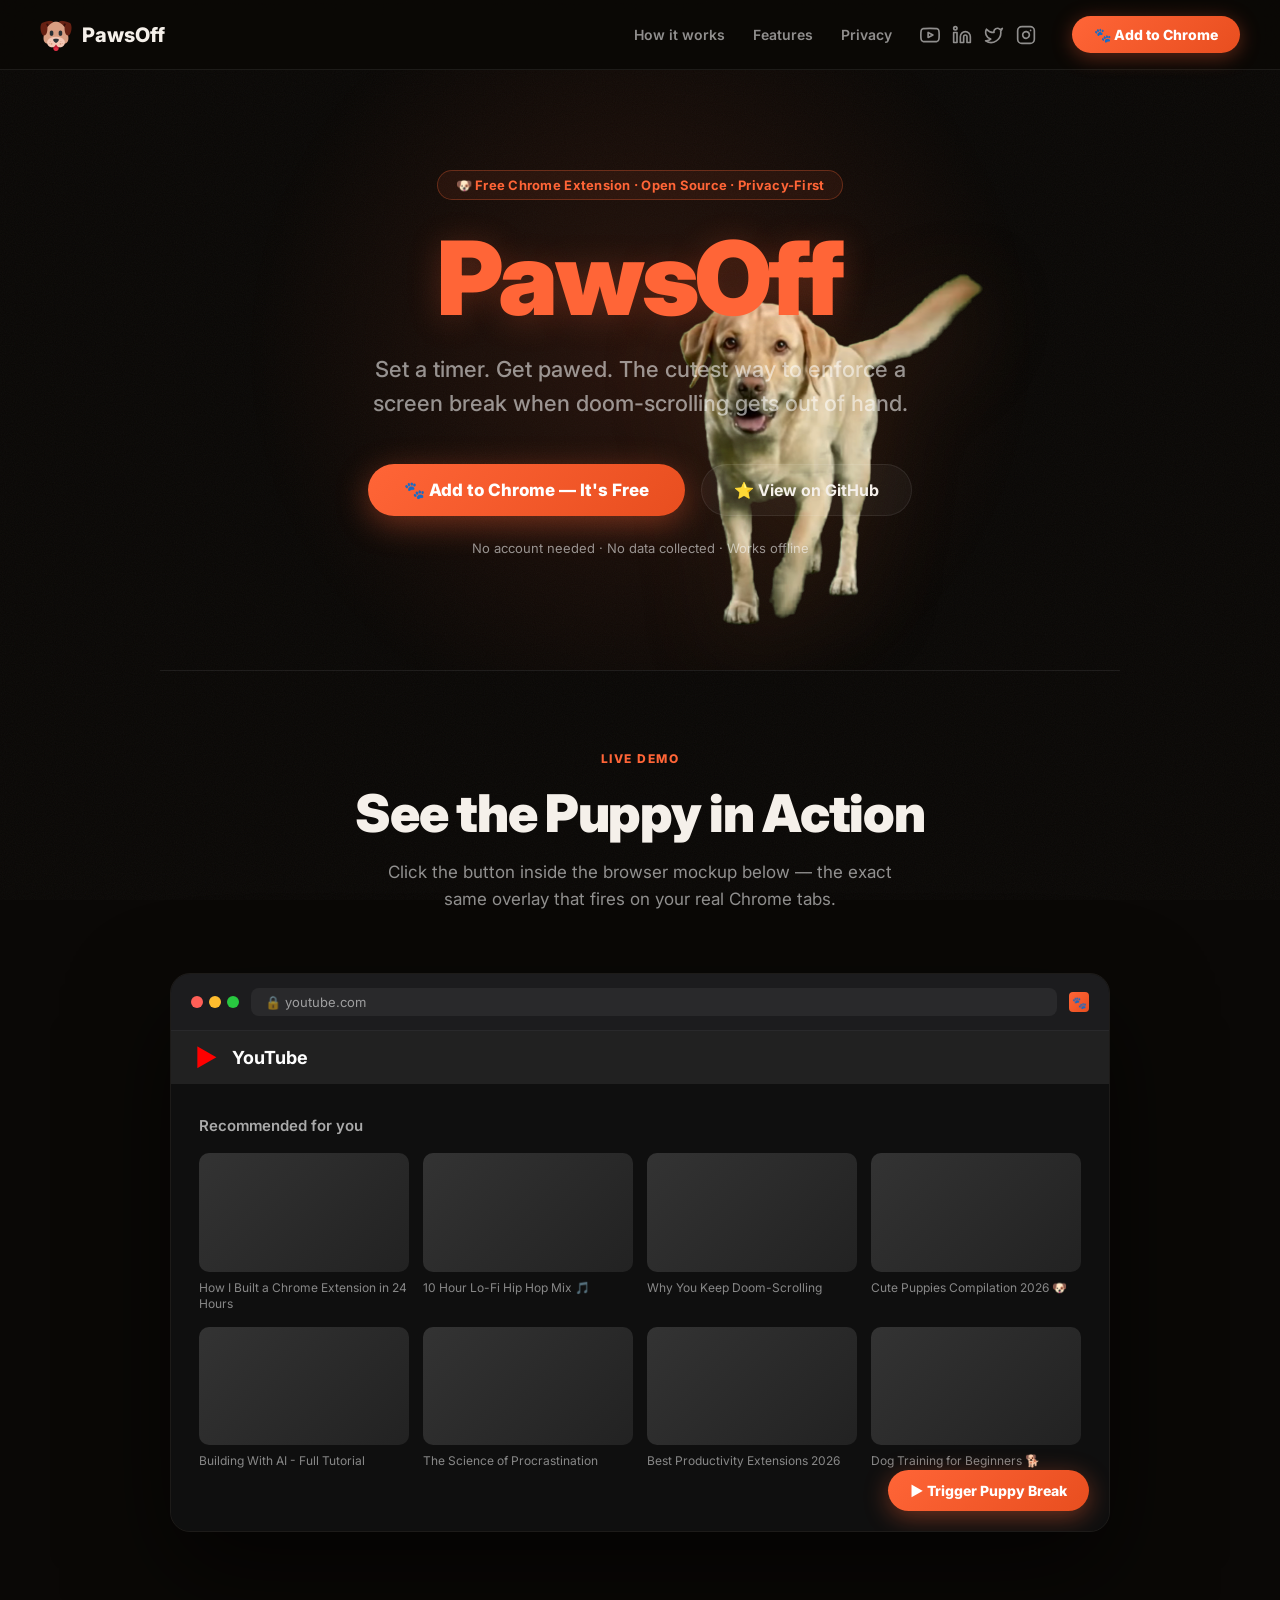
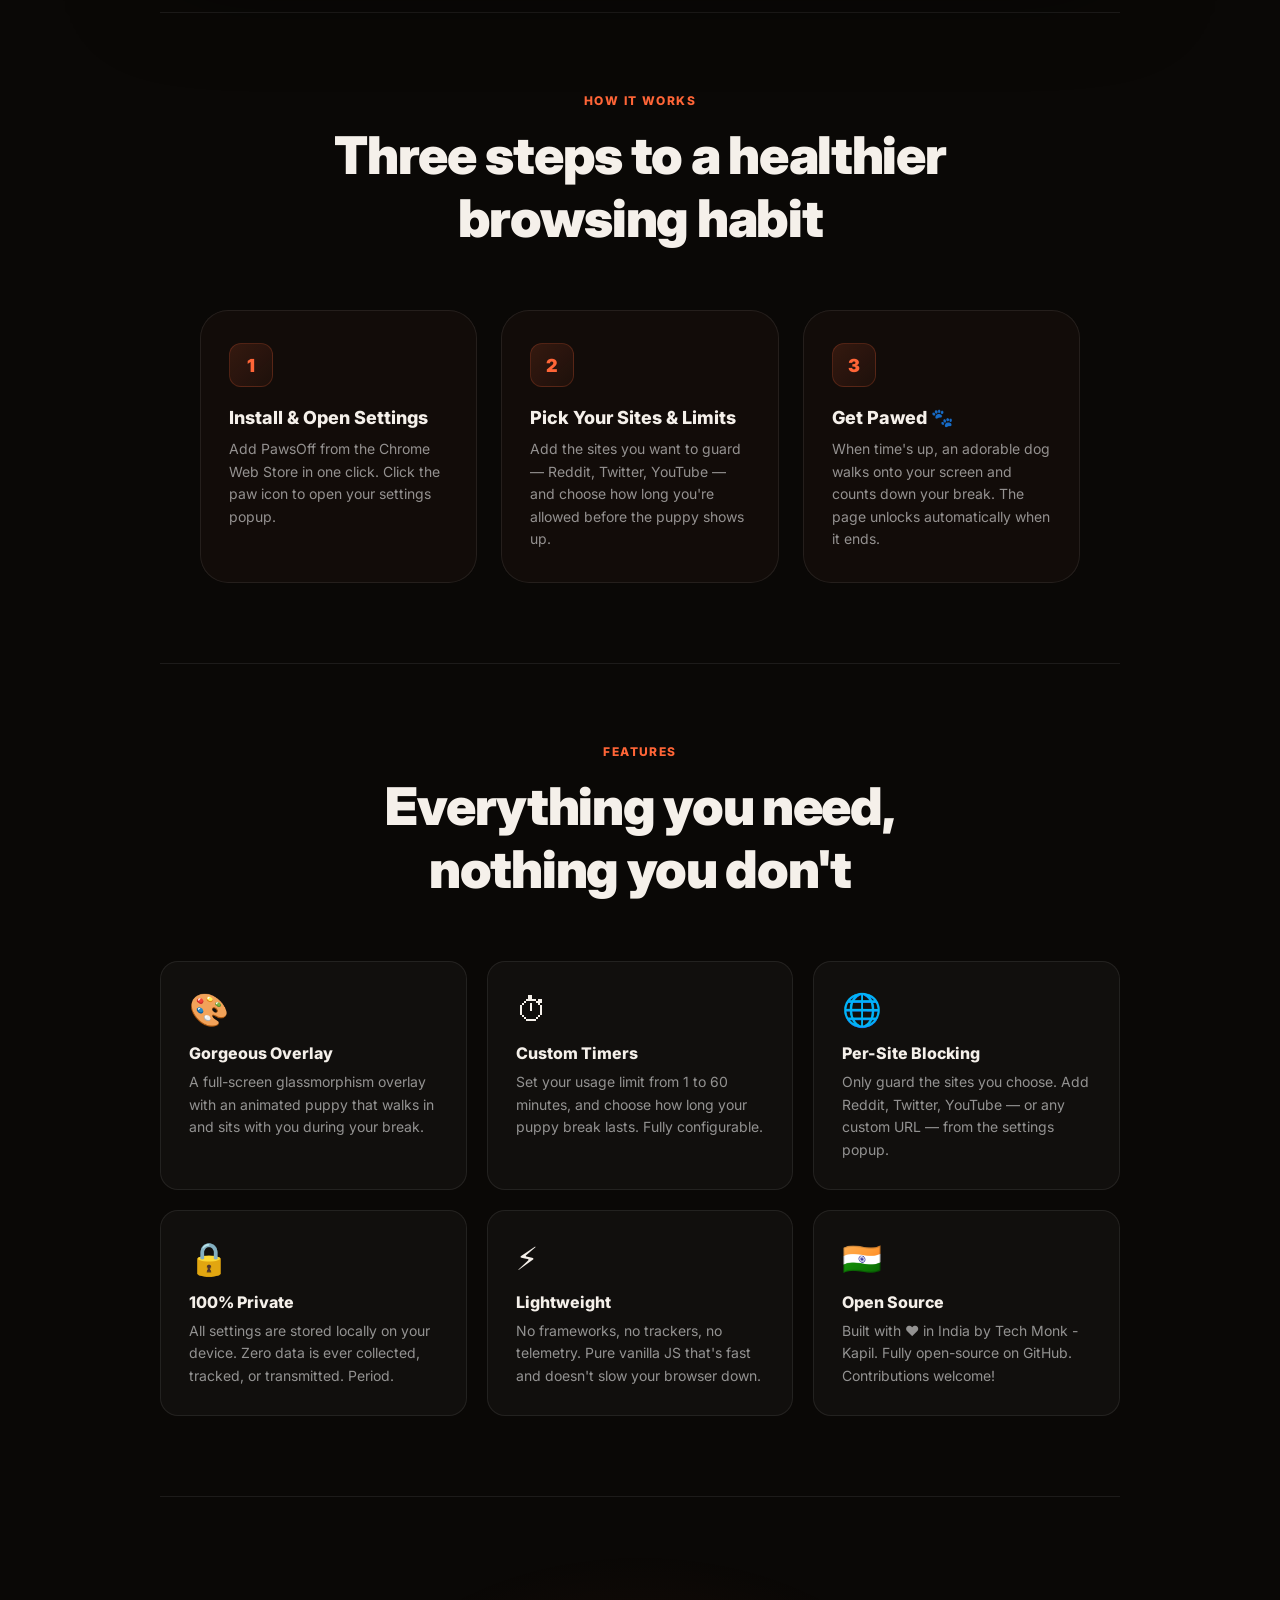
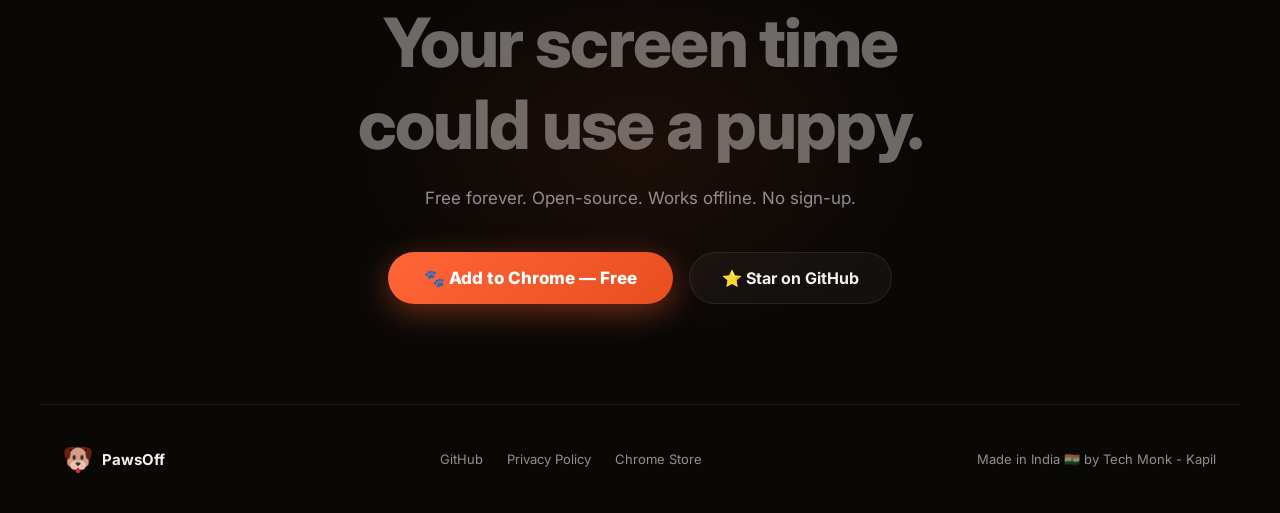
<file: docs/index.html>
<!doctype html>
<html lang="en">

<head>
  <meta charset="utf-8" />
  <meta name="viewport" content="width=device-width, initial-scale=1" />

  <title>PawsOff — The cutest forced break for Chrome</title>
  <meta name="description"
    content="PawsOff is a free Chrome extension that sends an adorable puppy to block your screen when you've been doom-scrolling too long. Free, open-source, and privacy-first." />
  <meta property="og:title" content="PawsOff — The cutest forced break for Chrome" />
  <meta property="og:description" content="Set a timer. Get pawed. Take a break. The puppy will supervise." />
  <meta property="og:image" content="https://kapilraghuwanshi.github.io/paws-off-screen-gatekeeper/og.png" />
  <meta name="twitter:card" content="summary_large_image" />
  <link rel="icon" href="icons/icon128.png" type="image/png" />
  <link rel="preconnect" href="https://fonts.googleapis.com" />
  <link rel="preconnect" href="https://fonts.gstatic.com" crossorigin />
  <link href="https://fonts.googleapis.com/css2?family=Inter:wght@400;500;600;700;800;900&display=swap"
    rel="stylesheet" />
  <style>
    /* ===== Reset & Tokens ===== */
    *,
    *::before,
    *::after {
      box-sizing: border-box;
      margin: 0;
      padding: 0;
    }

    :root {
      --bg: #0a0806;
      --surface: rgba(20, 14, 10, 0.92);
      --border: rgba(255, 255, 255, 0.08);
      --orange: #FF6537;
      --orange-2: #e84e1f;
      --text: #f5f0ea;
      --muted: rgba(255, 255, 255, 0.55);
      --radius-l: 28px;
      --radius-m: 18px;
      --radius-s: 12px;
    }

    html {
      scroll-behavior: smooth;
    }

    body {
      font-family: 'Inter', ui-sans-serif, system-ui, sans-serif;
      background: var(--bg);
      color: var(--text);
      overflow-x: hidden;
    }

    /* ===== Grain overlay ===== */
    body::before {
      content: '';
      position: fixed;
      inset: 0;
      z-index: 0;
      pointer-events: none;
      opacity: 0.04;
      background-image: url("data:image/svg+xml,%3Csvg xmlns='http://www.w3.org/2000/svg' width='300' height='300'%3E%3Cfilter id='n'%3E%3CfeTurbulence type='fractalNoise' baseFrequency='0.9' numOctaves='4' stitchTiles='stitch'/%3E%3C/filter%3E%3Crect width='300' height='300' filter='url(%23n)' opacity='1'/%3E%3C/svg%3E");
    }

    /* ===== Nav ===== */
    nav {
      position: sticky;
      top: 0;
      z-index: 100;
      display: flex;
      align-items: center;
      justify-content: space-between;
      padding: 16px 40px;
      background: rgba(10, 8, 6, 0.8);
      backdrop-filter: blur(20px);
      -webkit-backdrop-filter: blur(20px);
      border-bottom: 1px solid var(--border);
    }

    .nav-logo {
      display: flex;
      align-items: center;
      gap: 10px;
      font-size: 20px;
      font-weight: 800;
      color: var(--text);
      text-decoration: none;
    }

    .nav-logo img {
      width: 32px;
      height: 32px;
      border-radius: 8px;
    }

    nav a {
      color: var(--muted);
      text-decoration: none;
      font-size: 14px;
      font-weight: 600;
      transition: color 0.2s;
    }

    nav a:hover {
      color: var(--text);
    }

    .nav-links {
      display: flex;
      align-items: center;
      gap: 28px;
    }

    .nav-social {
      display: flex;
      align-items: center;
      gap: 12px;
      margin-right: 8px;
    }

    .nav-social a {
      color: var(--muted);
      transition: color 0.2s;
      display: flex;
    }

    .nav-social a:hover {
      color: var(--text);
    }

    .btn-cta {
      display: inline-flex;
      align-items: center;
      gap: 8px;
      padding: 10px 22px;
      border-radius: 999px;
      background: linear-gradient(135deg, var(--orange), var(--orange-2));
      color: #fff;
      font-weight: 800;
      font-size: 14px;
      text-decoration: none;
      box-shadow: 0 4px 20px rgba(255, 101, 55, 0.35);
      transition: all 0.25s;
    }

    .btn-cta:hover {
      transform: translateY(-2px);
      box-shadow: 0 8px 28px rgba(255, 101, 55, 0.5);
      color: #fff;
    }

    /* ===== Hero ===== */
    .hero {
      position: relative;
      z-index: 1;
      display: flex;
      flex-direction: column;
      align-items: center;
      text-align: center;
      padding: 100px 24px 80px;
      overflow: hidden;
      min-height: 600px;
    }

    .hero>* {
      position: relative;
      z-index: 10;
    }

    .hero::before {
      content: '';
      position: absolute;
      top: -120px;
      left: 50%;
      transform: translateX(-50%);
      width: 800px;
      height: 800px;
      border-radius: 50%;
      background: radial-gradient(circle, rgba(255, 101, 55, 0.12) 0%, transparent 70%);
      pointer-events: none;
    }

    .hero-badge {
      display: inline-flex;
      align-items: center;
      gap: 8px;
      padding: 6px 18px;
      border-radius: 999px;
      border: 1px solid rgba(255, 101, 55, 0.3);
      background: rgba(255, 101, 55, 0.08);
      color: var(--orange);
      font-size: 13px;
      font-weight: 700;
      letter-spacing: 0.02em;
      margin-bottom: 32px;
      animation: fadeUp 0.6s ease both;
    }

    .hero h1 {
      font-size: clamp(52px, 8vw, 112px);
      font-weight: 900;
      letter-spacing: -0.03em;
      line-height: 0.9;
      color: var(--orange);
      text-shadow: 0 4px 32px rgba(255, 101, 55, 0.25);
      animation: fadeUp 0.6s ease 0.05s both;
    }

    .hero-sub {
      margin-top: 28px;
      max-width: 560px;
      font-size: clamp(17px, 2.2vw, 22px);
      font-weight: 500;
      color: var(--muted);
      line-height: 1.55;
      animation: fadeUp 0.6s ease 0.1s both;
    }

    .hero-actions {
      margin-top: 44px;
      display: flex;
      align-items: center;
      gap: 16px;
      flex-wrap: wrap;
      justify-content: center;
      animation: fadeUp 0.6s ease 0.15s both;
    }

    .btn-primary {
      display: inline-flex;
      align-items: center;
      gap: 10px;
      padding: 16px 36px;
      border-radius: 999px;
      background: linear-gradient(135deg, var(--orange), var(--orange-2));
      color: #fff;
      font-weight: 800;
      font-size: 17px;
      text-decoration: none;
      box-shadow: 0 8px 32px rgba(255, 101, 55, 0.4);
      transition: all 0.25s;
    }

    .btn-primary:hover {
      transform: translateY(-3px);
      box-shadow: 0 14px 40px rgba(255, 101, 55, 0.55);
      color: #fff;
    }

    .btn-ghost {
      display: inline-flex;
      align-items: center;
      gap: 10px;
      padding: 15px 32px;
      border-radius: 999px;
      border: 1px solid var(--border);
      background: rgba(255, 255, 255, 0.04);
      color: var(--text);
      font-weight: 700;
      font-size: 16px;
      text-decoration: none;
      backdrop-filter: blur(8px);
      transition: all 0.25s;
    }

    .btn-ghost:hover {
      border-color: rgba(255, 255, 255, 0.2);
      background: rgba(255, 255, 255, 0.08);
      transform: translateY(-2px);
      color: #fff;
    }

    .hero-note {
      margin-top: 24px;
      font-size: 13px;
      color: var(--muted);
      animation: fadeUp 0.6s ease 0.2s both;
    }

    /* ===== Demo section ===== */
    .demo-section {
      position: relative;
      z-index: 1;
      padding: 80px 24px;
      display: flex;
      flex-direction: column;
      align-items: center;
    }

    .section-label {
      font-size: 12px;
      font-weight: 800;
      letter-spacing: 0.12em;
      text-transform: uppercase;
      color: var(--orange);
      margin-bottom: 16px;
    }

    .section-title {
      font-size: clamp(30px, 5vw, 52px);
      font-weight: 900;
      letter-spacing: -0.025em;
      text-align: center;
      max-width: 680px;
    }

    .section-sub {
      margin-top: 14px;
      font-size: 17px;
      color: var(--muted);
      text-align: center;
      max-width: 520px;
      line-height: 1.6;
    }

    /* Browser chrome mockup */
    .browser-mockup {
      margin-top: 60px;
      width: 100%;
      max-width: 940px;
      border-radius: 20px;
      overflow: hidden;
      border: 1px solid var(--border);
      box-shadow:
        0 40px 100px rgba(0, 0, 0, 0.6),
        0 0 0 1px rgba(255, 255, 255, 0.05) inset;
      animation: fadeUp 0.7s ease 0.1s both;
    }

    .browser-bar {
      display: flex;
      align-items: center;
      gap: 12px;
      padding: 14px 20px;
      background: #1c1c1e;
      border-bottom: 1px solid rgba(255, 255, 255, 0.06);
    }

    .browser-dots {
      display: flex;
      gap: 6px;
    }

    .browser-dots span {
      width: 12px;
      height: 12px;
      border-radius: 50%;
    }

    .browser-dots span:nth-child(1) {
      background: #ff5f57;
    }

    .browser-dots span:nth-child(2) {
      background: #febc2e;
    }

    .browser-dots span:nth-child(3) {
      background: #28c840;
    }

    .browser-url {
      flex: 1;
      background: rgba(255, 255, 255, 0.06);
      border-radius: 8px;
      padding: 6px 14px;
      font-size: 13px;
      color: var(--muted);
      display: flex;
      align-items: center;
      gap: 6px;
    }

    .browser-ext-icon {
      width: 20px;
      height: 20px;
      border-radius: 4px;
      background: linear-gradient(135deg, var(--orange), var(--orange-2));
      display: flex;
      align-items: center;
      justify-content: center;
      font-size: 12px;
      margin-left: auto;
      cursor: pointer;
      transition: transform 0.15s;
    }

    .browser-ext-icon:hover {
      transform: scale(1.1);
    }

    /* Demo stage — fake YouTube + overlay */
    .demo-stage {
      position: relative;
      background: #0f0f0f;
      min-height: 500px;
      overflow: hidden;
    }

    /* Fake YouTube content */
    .fake-yt-header {
      display: flex;
      align-items: center;
      gap: 14px;
      padding: 12px 24px;
      background: #212121;
      font-size: 18px;
      font-weight: 700;
      color: #fff;
    }

    .fake-yt-header .yt-logo {
      color: #ff0000;
      font-size: 24px;
    }

    .fake-yt-body {
      padding: 32px 28px;
    }

    .fake-yt-body h3 {
      color: #aaa;
      font-size: 15px;
      margin-bottom: 18px;
      font-weight: 600;
    }

    .fake-grid {
      display: grid;
      grid-template-columns: repeat(4, 1fr);
      gap: 14px;
    }

    .fake-thumb {
      aspect-ratio: 16/9;
      border-radius: 10px;
      background: linear-gradient(135deg, #333, #222);
    }

    .fake-thumb-title {
      margin-top: 8px;
      font-size: 12px;
      color: #888;
      line-height: 1.4;
    }

    /* ===== Demo Overlay (mirrors content.css exactly) ===== */
    #demo-overlay {
      display: none;
      position: fixed;
      inset: 0;
      z-index: 999999;
      font-family: 'Inter', sans-serif;
      background: rgba(10, 8, 6, 0.30);
      backdrop-filter: blur(3px);
      -webkit-backdrop-filter: blur(3px);
    }

    #demo-overlay.active {
      display: block;
    }

    .demo-stage-inner {
      position: relative;
      width: 100%;
      height: 100%;
      min-height: 500px;
      display: flex;
      justify-content: flex-start;
      align-items: flex-start;
      padding: clamp(16px, 3vw, 36px);
    }

    .demo-copy {
      position: relative;
      z-index: 10;
      display: flex;
      flex-direction: column;
      align-items: center;
      text-align: center;
      gap: 10px;
      max-width: 340px;
      margin-top: 28px;
      padding: 24px 28px;
      border-radius: 24px;
      background: linear-gradient(135deg, rgba(20, 14, 10, 0.95), rgba(35, 22, 12, 0.9));
      box-shadow:
        0 20px 60px rgba(0, 0, 0, 0.45),
        0 0 0 1px rgba(255, 255, 255, 0.06) inset;
      backdrop-filter: blur(24px);
      -webkit-backdrop-filter: blur(24px);
      animation: pawsoffPop 0.55s ease both;
    }

    .demo-kicker {
      display: inline-flex;
      align-items: center;
      gap: 6px;
      padding: 4px 14px;
      border: 1px solid rgba(255, 255, 255, 0.18);
      border-radius: 999px;
      background: rgba(0, 0, 0, 0.5);
      color: #fff;
      font-size: 12px;
      font-weight: 800;
      backdrop-filter: blur(8px);
    }

    .demo-title {
      color: #FF6537;
      font-size: clamp(36px, 6vw, 56px);
      font-weight: 950;
      letter-spacing: -0.02em;
      line-height: 0.9;
      text-shadow: 0 4px 24px rgba(255, 101, 55, 0.3);
    }

    .demo-subtitle {
      color: rgba(255, 255, 255, 0.88);
      font-size: 14px;
      font-weight: 600;
      line-height: 1.45;
    }

    .demo-countdown {
      display: inline-flex;
      align-items: center;
      justify-content: center;
      padding: 10px 20px;
      border-radius: 18px;
      color: #fff;
      background: linear-gradient(135deg, rgba(26, 18, 10, 0.98), rgba(60, 30, 10, 0.92));
      box-shadow:
        0 16px 60px rgba(0, 0, 0, 0.5),
        0 0 0 1px rgba(255, 255, 255, 0.1) inset;
      font-size: clamp(32px, 5vw, 52px);
      font-weight: 950;
      letter-spacing: -0.02em;
      line-height: 1;
      animation: demoCountPulse 1.6s ease-in-out infinite;
    }

    .demo-hint {
      color: rgba(255, 255, 255, 0.65);
      font-size: 11px;
      font-weight: 700;
      letter-spacing: 0.02em;
    }

    .demo-dismiss {
      display: inline-flex;
      align-items: center;
      justify-content: center;
      padding: 10px 24px;
      border: none;
      border-radius: 999px;
      background: linear-gradient(135deg, #FF6537, #e84e1f);
      color: #fff;
      font-size: 13px;
      font-weight: 800;
      cursor: pointer;
      box-shadow: 0 6px 24px rgba(255, 101, 55, 0.35);
      transition: all 0.2s;
    }

    .demo-dismiss:hover {
      transform: translateY(-2px);
      box-shadow: 0 10px 30px rgba(255, 101, 55, 0.5);
    }

    /* ===== Real dog video (mirrors content.css) ===== */
    .demo-dog-wrap {
      position: absolute;
      bottom: 0;
      z-index: 90;
      height: 100%;
      display: flex;
      align-items: flex-end;
      filter: drop-shadow(0 20px 40px rgba(80, 45, 20, 0.35));
      pointer-events: none;
    }

    .demo-dog-wrap.pawsoff-husky {
      left: -2%;
      right: auto;
      width: auto;
      justify-content: flex-start;
    }

    .demo-dog-wrap.pawsoff-labrador,
    .demo-dog-wrap.pawsoff-golden,
    .demo-dog-wrap.pawsoff-corgi {
      left: 55%;
      right: auto;
      transform: translateX(-50%);
      width: auto;
      justify-content: center;
    }

    .demo-dog-wrap video {
      height: 100%;
      max-height: 500px;
      width: auto;
      object-fit: contain;
      transform-origin: bottom center;
      clip-path: polygon(0 0, 100% 0, 100% 88%, 78% 88%, 78% 100%, 0 100%);
    }

    .pawsoff-dog-hidden {
      display: none !important;
    }

    .pawsoff-idle-visible {
      display: block !important;
    }

    .pawsoff-slide-in {
      animation: pawsoffHuskySlideIn 3.5s cubic-bezier(0.15, 0.85, 0.2, 1) forwards;
    }

    .pawsoff-labrador .pawsoff-slide-in,
    .pawsoff-golden .pawsoff-slide-in,
    .pawsoff-corgi .pawsoff-slide-in {
      animation: pawsoffLabZoom 4s cubic-bezier(0.15, 0.85, 0.2, 1) forwards;
    }

    @keyframes pawsoffHuskySlideIn {
      from {
        transform: translateX(-100vw);
        opacity: 0.9;
      }

      to {
        transform: translateX(0);
        opacity: 1;
      }
    }

    @keyframes pawsoffLabZoom {
      from {
        transform: scale(0.4);
        opacity: 0;
      }

      to {
        transform: scale(1);
        opacity: 1;
      }
    }

    /* Demo trigger button */
    .demo-trigger-wrap {
      position: absolute;
      bottom: 20px;
      right: 20px;
      z-index: 999;
    }

    .demo-trigger-btn {
      display: inline-flex;
      align-items: center;
      gap: 8px;
      padding: 12px 22px;
      border-radius: 999px;
      border: none;
      background: linear-gradient(135deg, #FF6537, #e84e1f);
      color: #fff;
      font-size: 14px;
      font-weight: 800;
      cursor: pointer;
      box-shadow: 0 6px 24px rgba(255, 101, 55, 0.4);
      transition: all 0.2s;
      font-family: 'Inter', sans-serif;
    }

    .demo-trigger-btn:hover {
      transform: translateY(-2px);
      box-shadow: 0 10px 32px rgba(255, 101, 55, 0.55);
    }

    /* ===== How it works ===== */
    .steps-section {
      position: relative;
      z-index: 1;
      padding: 80px 24px;
      display: flex;
      flex-direction: column;
      align-items: center;
    }

    .steps-grid {
      margin-top: 60px;
      display: grid;
      grid-template-columns: repeat(auto-fit, minmax(240px, 1fr));
      gap: 24px;
      width: 100%;
      max-width: 880px;
    }

    .step-card {
      padding: 32px 28px;
      border-radius: var(--radius-l);
      background: var(--surface);
      border: 1px solid var(--border);
      backdrop-filter: blur(16px);
      transition: transform 0.25s, box-shadow 0.25s;
    }

    .step-card:hover {
      transform: translateY(-4px);
      box-shadow: 0 24px 60px rgba(0, 0, 0, 0.4);
    }

    .step-num {
      width: 44px;
      height: 44px;
      border-radius: 12px;
      background: linear-gradient(135deg, rgba(255, 101, 55, 0.15), rgba(255, 101, 55, 0.05));
      border: 1px solid rgba(255, 101, 55, 0.2);
      display: flex;
      align-items: center;
      justify-content: center;
      font-size: 18px;
      font-weight: 900;
      color: var(--orange);
      margin-bottom: 20px;
    }

    .step-card h3 {
      font-size: 18px;
      font-weight: 800;
      margin-bottom: 10px;
    }

    .step-card p {
      font-size: 14px;
      color: var(--muted);
      line-height: 1.6;
    }

    /* ===== Features ===== */
    .features-section {
      position: relative;
      z-index: 1;
      padding: 80px 24px;
      display: flex;
      flex-direction: column;
      align-items: center;
    }

    .features-grid {
      margin-top: 60px;
      display: grid;
      grid-template-columns: repeat(auto-fit, minmax(280px, 1fr));
      gap: 20px;
      width: 100%;
      max-width: 960px;
    }

    .feat-card {
      padding: 28px;
      border-radius: var(--radius-m);
      background: rgba(255, 255, 255, 0.03);
      border: 1px solid var(--border);
      transition: border-color 0.25s, background 0.25s;
    }

    .feat-card:hover {
      border-color: rgba(255, 101, 55, 0.25);
      background: rgba(255, 101, 55, 0.04);
    }

    .feat-icon {
      font-size: 32px;
      margin-bottom: 14px;
      display: block;
    }

    .feat-card h4 {
      font-size: 16px;
      font-weight: 800;
      margin-bottom: 8px;
    }

    .feat-card p {
      font-size: 14px;
      color: var(--muted);
      line-height: 1.6;
    }

    /* ===== Final CTA ===== */
    .cta-section {
      position: relative;
      z-index: 1;
      padding: 100px 24px;
      display: flex;
      flex-direction: column;
      align-items: center;
      text-align: center;
    }

    .cta-section::before {
      content: '';
      position: absolute;
      top: 50%;
      left: 50%;
      transform: translate(-50%, -50%);
      width: 600px;
      height: 400px;
      border-radius: 50%;
      background: radial-gradient(ellipse, rgba(255, 101, 55, 0.08) 0%, transparent 70%);
      pointer-events: none;
    }

    .cta-section h2 {
      font-size: clamp(36px, 6vw, 68px);
      font-weight: 800;
      color: rgba(255, 255, 255, 0.4);
      margin-top: 4px;
    }

    .pawsoff-socials {
      display: flex;
      gap: 12px;
      align-items: center;
      margin-top: 8px;
    }
    .pawsoff-socials a {
      color: rgba(255, 255, 255, 0.6);
      transition: color 0.2s;
      display: flex;
    }
    .pawsoff-socials a:hover {
      color: #fff;
    }

    /* ===== Animations ===== */
    footer {
      position: relative;
      z-index: 1;
      padding: 40px 24px;
      border-top: 1px solid var(--border);
      display: flex;
      align-items: center;
      justify-content: space-between;
      flex-wrap: wrap;
      gap: 16px;
      max-width: 1200px;
      margin: 0 auto;
    }

    .footer-left {
      display: flex;
      align-items: center;
      gap: 10px;
      font-size: 15px;
      font-weight: 700;
    }

    .footer-left img {
      width: 28px;
      border-radius: 6px;
    }

    .footer-links {
      display: flex;
      align-items: center;
      gap: 24px;
    }

    .footer-links a {
      font-size: 13px;
      color: var(--muted);
      text-decoration: none;
      transition: color 0.2s;
    }

    .footer-links a:hover {
      color: var(--text);
    }

    .footer-credit {
      font-size: 13px;
      color: var(--muted);
    }

    /* ===== Divider ===== */
    .divider {
      width: 100%;
      max-width: 960px;
      height: 1px;
      background: var(--border);
      margin: 0 auto;
    }

    /* ===== Animations ===== */
    @keyframes fadeUp {
      from {
        opacity: 0;
        transform: translateY(20px);
      }

      to {
        opacity: 1;
        transform: translateY(0);
      }
    }

    @keyframes pawsoffPop {
      from {
        opacity: 0;
        transform: scale(0.92) translateY(8px);
      }

      to {
        opacity: 1;
        transform: scale(1) translateY(0);
      }
    }

    @keyframes demoCountPulse {

      0%,
      100% {
        box-shadow: 0 16px 60px rgba(0, 0, 0, 0.5), 0 0 0 1px rgba(255, 255, 255, 0.1) inset;
      }

      50% {
        box-shadow: 0 20px 80px rgba(255, 101, 55, 0.22), 0 0 0 1px rgba(255, 255, 255, 0.1) inset;
      }
    }


    /* ===== Responsive ===== */
    @media (max-width: 700px) {
      nav {
        padding: 14px 20px;
      }

      .nav-links {
        gap: 16px;
      }

      .fake-grid {
        grid-template-columns: repeat(2, 1fr);
      }

      .demo-dog-area {
        width: 45%;
      }

      footer {
        flex-direction: column;
        align-items: flex-start;
      }
    }
  </style>
</head>

<body>

  <!-- ===== Nav ===== -->
  <nav>
    <a class="nav-logo" href="#">
      <img src="icons/icon128.png" alt="PawsOff logo" />
      PawsOff
    </a>
    <div class="nav-links">
      <a href="#how-it-works">How it works</a>
      <a href="#features">Features</a>
      <a href="privacy.html">Privacy</a>
      
      <div class="nav-social">
        <a href="https://www.youtube.com/@TechMonkKapil" target="_blank" rel="noopener" title="YouTube">
          <svg viewBox="0 0 24 24" width="20" height="20" stroke="currentColor" stroke-width="2" fill="none"
            stroke-linecap="round" stroke-linejoin="round">
            <path
              d="M22.54 6.42a2.78 2.78 0 0 0-1.94-2C18.88 4 12 4 12 4s-6.88 0-8.6.42a2.78 2.78 0 0 0-1.94 2C1 8.17 1 12 1 12s0 3.83.46 5.58a2.78 2.78 0 0 0 1.94 2C5.12 20 12 20 12 20s6.88 0 8.6-.42a2.78 2.78 0 0 0 1.94-2C23 15.83 23 12 23 12s0-3.83-.46-5.58z">
            </path>
            <polygon points="9.75 15.02 15.5 12 9.75 8.98 9.75 15.02"></polygon>
          </svg>
        </a>
        <a href="https://www.linkedin.com/in/kapilraghuwanshi/" target="_blank" rel="noopener" title="LinkedIn">
          <svg viewBox="0 0 24 24" width="20" height="20" stroke="currentColor" stroke-width="2" fill="none"
            stroke-linecap="round" stroke-linejoin="round">
            <path d="M16 8a6 6 0 0 1 6 6v7h-4v-7a2 2 0 0 0-2-2 2 2 0 0 0-2 2v7h-4v-7a6 6 0 0 1 6-6z"></path>
            <rect x="2" y="9" width="4" height="12"></rect>
            <circle cx="4" cy="4" r="2"></circle>
          </svg>
        </a>
        <a href="https://x.com/techygeeeky" target="_blank" rel="noopener" title="Twitter">
          <svg viewBox="0 0 24 24" width="20" height="20" stroke="currentColor" stroke-width="2" fill="none"
            stroke-linecap="round" stroke-linejoin="round">
            <path
              d="M22 4s-.7 2.1-2 3.4c1.6 10-9.4 17.3-18 11.6 2.2.1 4.4-.6 6-2C3 15.5.5 9.6 3 5c2.2 2.6 5.6 4.1 9 4-.9-4.2 4-6.6 7-3.8 1.1 0 3-1.2 3-1.2z">
            </path>
          </svg>
        </a>
        <a href="https://www.instagram.com/techygeeeky/" target="_blank" rel="noopener" title="Instagram">
          <svg viewBox="0 0 24 24" width="20" height="20" stroke="currentColor" stroke-width="2" fill="none"
            stroke-linecap="round" stroke-linejoin="round">
            <rect x="2" y="2" width="20" height="20" rx="5" ry="5"></rect>
            <path d="M16 11.37A4 4 0 1 1 12.63 8 4 4 0 0 1 16 11.37z"></path>
            <line x1="17.5" y1="6.5" x2="17.51" y2="6.5"></line>
          </svg>
        </a>
      </div>

      <a class="btn-cta" href="https://chromewebstore.google.com/detail/pawsoff/fndochdepjhdgjncaaenejjikecennlk"
        target="_blank" rel="noopener">
        🐾 Add to Chrome
      </a>
    </div>
  </nav>

  <!-- ===== Hero ===== -->
  <section class="hero">
    <div class="hero-badge">🐶 Free Chrome Extension · Open Source · Privacy-First</div>
    <h1>PawsOff</h1>
    <p class="hero-sub">Set a timer. Get pawed. The cutest way to enforce a screen break when doom-scrolling gets out of
      hand.</p>
    <div class="hero-actions">
      <a class="btn-primary" href="https://chromewebstore.google.com/detail/pawsoff/fndochdepjhdgjncaaenejjikecennlk"
        target="_blank" rel="noopener">
        🐾 Add to Chrome — It's Free
      </a>
      <a class="btn-ghost" href="https://github.com/kapilraghuwanshi/paws-off-screen-gatekeeper" target="_blank"
        rel="noopener">
        ⭐ View on GitHub
      </a>
    </div>
    <p class="hero-note">No account needed · No data collected · Works offline</p>

    <!-- Hero Puppy Mascot -->
    <div class="demo-dog-wrap pawsoff-labrador" id="hero-dog-wrap"
      style="z-index: 0; pointer-events: none; left: auto; right: -5%;">
      <video class="pawsoff-dog-walk pawsoff-slide-in" id="hero-walk" src="assets/labrador_walk.webm" autoplay muted
        playsinline></video>
      <video class="pawsoff-dog-idle pawsoff-dog-hidden" id="hero-idle" src="assets/labrador_idle.webm" muted loop
        playsinline></video>
    </div>
  </section>

  <div class="divider"></div>

  <!-- ===== Live Demo ===== -->
  <section class="demo-section" id="demo">
    <div class="section-label">Live Demo</div>
    <h2 class="section-title">See the Puppy in Action</h2>
    <p class="section-sub">Click the button inside the browser mockup below — the exact same overlay that fires on your
      real Chrome tabs.</p>

    <div class="browser-mockup">
      <!-- Browser chrome -->
      <div class="browser-bar">
        <div class="browser-dots">
          <span></span><span></span><span></span>
        </div>
        <div class="browser-url">
          🔒 youtube.com
        </div>
        <div class="browser-ext-icon" title="PawsOff">🐾</div>
      </div>

      <!-- Demo stage -->
      <div class="demo-stage" id="demo-stage">
        <!-- Fake YouTube -->
        <div class="fake-yt-header">
          <span class="yt-logo">▶</span> YouTube
        </div>
        <div class="fake-yt-body">
          <h3>Recommended for you</h3>
          <div class="fake-grid">
            <div>
              <div class="fake-thumb"></div>
              <div class="fake-thumb-title">How I Built a Chrome Extension in 24 Hours</div>
            </div>
            <div>
              <div class="fake-thumb"></div>
              <div class="fake-thumb-title">10 Hour Lo-Fi Hip Hop Mix 🎵</div>
            </div>
            <div>
              <div class="fake-thumb"></div>
              <div class="fake-thumb-title">Why You Keep Doom-Scrolling</div>
            </div>
            <div>
              <div class="fake-thumb"></div>
              <div class="fake-thumb-title">Cute Puppies Compilation 2026 🐶</div>
            </div>
            <div>
              <div class="fake-thumb"></div>
              <div class="fake-thumb-title">Building With AI - Full Tutorial</div>
            </div>
            <div>
              <div class="fake-thumb"></div>
              <div class="fake-thumb-title">The Science of Procrastination</div>
            </div>
            <div>
              <div class="fake-thumb"></div>
              <div class="fake-thumb-title">Best Productivity Extensions 2026</div>
            </div>
            <div>
              <div class="fake-thumb"></div>
              <div class="fake-thumb-title">Dog Training for Beginners 🐕</div>
            </div>
          </div>
        </div>

        <!-- Overlay (hidden initially) -->
        <div id="demo-overlay">
          <div class="demo-stage-inner">
            <div class="demo-copy">
              <div class="demo-kicker">🐶 PawsOff is on duty</div>
              <div class="demo-title">PawsOff</div>
              <p class="demo-subtitle">This site has had enough of you for now.<br>Stretch, blink, sip water — the puppy
                is supervising.</p>
              <div class="demo-countdown" id="demo-cd">04:59</div>
              <div class="demo-hint">The page unlocks automatically when the countdown ends.</div>
              <button class="demo-dismiss" id="demo-dismiss">Shhhhh Puppy 🐾</button>
              <div class="pawsoff-socials">
                <a href="https://www.youtube.com/@TechMonkKapil" target="_blank" rel="noopener" title="YouTube">
                  <svg viewBox="0 0 24 24" width="20" height="20" stroke="currentColor" stroke-width="2" fill="none" stroke-linecap="round" stroke-linejoin="round"><path d="M22.54 6.42a2.78 2.78 0 0 0-1.94-2C18.88 4 12 4 12 4s-6.88 0-8.6.42a2.78 2.78 0 0 0-1.94 2C1 8.17 1 12 1 12s0 3.83.46 5.58a2.78 2.78 0 0 0 1.94 2C5.12 20 12 20 12 20s6.88 0 8.6-.42a2.78 2.78 0 0 0 1.94-2C23 15.83 23 12 23 12s0-3.83-.46-5.58z"></path><polygon points="9.75 15.02 15.5 12 9.75 8.98 9.75 15.02"></polygon></svg>
                </a>
                <a href="https://www.linkedin.com/in/kapilraghuwanshi/" target="_blank" rel="noopener" title="LinkedIn">
                  <svg viewBox="0 0 24 24" width="20" height="20" stroke="currentColor" stroke-width="2" fill="none" stroke-linecap="round" stroke-linejoin="round"><path d="M16 8a6 6 0 0 1 6 6v7h-4v-7a2 2 0 0 0-2-2 2 2 0 0 0-2 2v7h-4v-7a6 6 0 0 1 6-6z"></path><rect x="2" y="9" width="4" height="12"></rect><circle cx="4" cy="4" r="2"></circle></svg>
                </a>
                <a href="https://x.com/techygeeeky" target="_blank" rel="noopener" title="Twitter">
                  <svg viewBox="0 0 24 24" width="20" height="20" stroke="currentColor" stroke-width="2" fill="none" stroke-linecap="round" stroke-linejoin="round"><path d="M22 4s-.7 2.1-2 3.4c1.6 10-9.4 17.3-18 11.6 2.2.1 4.4-.6 6-2C3 15.5.5 9.6 3 5c2.2 2.6 5.6 4.1 9 4-.9-4.2 4-6.6 7-3.8 1.1 0 3-1.2 3-1.2z"></path></svg>
                </a>
                <a href="https://www.instagram.com/techygeeeky/" target="_blank" rel="noopener" title="Instagram">
                  <svg viewBox="0 0 24 24" width="20" height="20" stroke="currentColor" stroke-width="2" fill="none" stroke-linecap="round" stroke-linejoin="round"><rect x="2" y="2" width="20" height="20" rx="5" ry="5"></rect><path d="M16 11.37A4 4 0 1 1 12.63 8 4 4 0 0 1 16 11.37z"></path><line x1="17.5" y1="6.5" x2="17.51" y2="6.5"></line></svg>
                </a>
              </div>
            </div>
            <div class="demo-dog-wrap" id="demo-dog-wrap"></div>
          </div>
        </div>

        <!-- Trigger button -->
        <div class="demo-trigger-wrap" id="trigger-wrap">
          <button class="demo-trigger-btn" id="demo-trigger">
            ▶ Trigger Puppy Break
          </button>
        </div>
      </div>
    </div>
  </section>

  <div class="divider"></div>

  <!-- ===== How it works ===== -->
  <section class="steps-section" id="how-it-works">
    <div class="section-label">How It Works</div>
    <h2 class="section-title">Three steps to a healthier browsing habit</h2>

    <div class="steps-grid">
      <div class="step-card">
        <div class="step-num">1</div>
        <h3>Install &amp; Open Settings</h3>
        <p>Add PawsOff from the Chrome Web Store in one click. Click the paw icon to open your settings popup.</p>
      </div>
      <div class="step-card">
        <div class="step-num">2</div>
        <h3>Pick Your Sites &amp; Limits</h3>
        <p>Add the sites you want to guard — Reddit, Twitter, YouTube — and choose how long you're allowed before the
          puppy shows up.</p>
      </div>
      <div class="step-card">
        <div class="step-num">3</div>
        <h3>Get Pawed 🐾</h3>
        <p>When time's up, an adorable dog walks onto your screen and counts down your break. The page unlocks
          automatically when it ends.</p>
      </div>
    </div>
  </section>

  <div class="divider"></div>

  <!-- ===== Features ===== -->
  <section class="features-section" id="features">
    <div class="section-label">Features</div>
    <h2 class="section-title">Everything you need, nothing you don't</h2>

    <div class="features-grid">
      <div class="feat-card">
        <span class="feat-icon">🎨</span>
        <h4>Gorgeous Overlay</h4>
        <p>A full-screen glassmorphism overlay with an animated puppy that walks in and sits with you during your break.
        </p>
      </div>
      <div class="feat-card">
        <span class="feat-icon">⏱</span>
        <h4>Custom Timers</h4>
        <p>Set your usage limit from 1 to 60 minutes, and choose how long your puppy break lasts. Fully configurable.
        </p>
      </div>
      <div class="feat-card">
        <span class="feat-icon">🌐</span>
        <h4>Per-Site Blocking</h4>
        <p>Only guard the sites you choose. Add Reddit, Twitter, YouTube — or any custom URL — from the settings popup.
        </p>
      </div>
      <div class="feat-card">
        <span class="feat-icon">🔒</span>
        <h4>100% Private</h4>
        <p>All settings are stored locally on your device. Zero data is ever collected, tracked, or transmitted. Period.
        </p>
      </div>
      <div class="feat-card">
        <span class="feat-icon">⚡</span>
        <h4>Lightweight</h4>
        <p>No frameworks, no trackers, no telemetry. Pure vanilla JS that's fast and doesn't slow your browser down.</p>
      </div>
      <div class="feat-card">
        <span class="feat-icon">🇮🇳</span>
        <h4>Open Source</h4>
        <p>Built with ❤ in India by Tech Monk - Kapil. Fully open-source on GitHub. Contributions welcome!</p>
      </div>
    </div>
  </section>

  <div class="divider"></div>

  <!-- ===== Final CTA ===== -->
  <section class="cta-section">
    <h2 class="section-title">Your screen time could use a puppy.</h2>
    <p class="section-sub" style="margin-top: 20px;">Free forever. Open-source. Works offline. No sign-up.</p>
    <div class="hero-actions" style="margin-top: 40px;">
      <a class="btn-primary" href="https://chromewebstore.google.com/detail/pawsoff/fndochdepjhdgjncaaenejjikecennlk"
        target="_blank" rel="noopener">
        🐾 Add to Chrome — Free
      </a>
      <a class="btn-ghost" href="https://github.com/kapilraghuwanshi/paws-off-screen-gatekeeper" target="_blank"
        rel="noopener">
        ⭐ Star on GitHub
      </a>
    </div>
  </section>

  <!-- ===== Footer ===== -->
  <footer>
    <div class="footer-left">
      <img src="icons/icon128.png" alt="PawsOff" />
      PawsOff
    </div>
    <div class="footer-links">
      <a href="https://github.com/kapilraghuwanshi/paws-off-screen-gatekeeper" target="_blank" rel="noopener">GitHub</a>
      <a href="privacy.html">Privacy Policy</a>
      <a href="https://chromewebstore.google.com/detail/pawsoff/fndochdepjhdgjncaaenejjikecennlk" target="_blank"
        rel="noopener">Chrome Store</a>
    </div>

    <div class="footer-credit">Made in India 🇮🇳 by Tech Monk - Kapil</div>
  </footer>

  <!-- ===== Demo JS ===== -->
  <script>
    const trigger = document.getElementById('demo-trigger');
    const overlay = document.getElementById('demo-overlay');
    const dismiss = document.getElementById('demo-dismiss');
    const triggerWrap = document.getElementById('trigger-wrap');
    const cdEl = document.getElementById('demo-cd');
    const dogWrap = document.getElementById('demo-dog-wrap');
    let cdInterval = null;

    function startCountdown() {
      let seconds = 4 * 60 + 59;
      cdEl.textContent = '04:59';
      clearInterval(cdInterval);
      cdInterval = setInterval(() => {
        seconds = Math.max(0, seconds - 1);
        const m = String(Math.floor(seconds / 60)).padStart(2, '0');
        const s = String(seconds % 60).padStart(2, '0');
        cdEl.textContent = m + ':' + s;
        if (seconds === 0) clearInterval(cdInterval);
      }, 1000);
    }

    function loadDog() {
      // Exclusively use labrador
      const breed = 'labrador';
      dogWrap.innerHTML = '';
      dogWrap.className = 'demo-dog-wrap pawsoff-' + breed;

      const walk = document.createElement('video');
      walk.className = 'pawsoff-dog-walk pawsoff-slide-in';
      walk.src = 'assets/' + breed + '_walk.webm';
      walk.autoplay = true;
      walk.muted = true;
      walk.playsInline = true;

      const idle = document.createElement('video');
      idle.className = 'pawsoff-dog-idle pawsoff-dog-hidden';
      idle.src = 'assets/' + breed + '_idle.webm';
      idle.muted = true;
      idle.loop = true;
      idle.playsInline = true;

      dogWrap.appendChild(walk);
      dogWrap.appendChild(idle);

      walk.play().catch(() => { });
      walk.addEventListener('ended', () => {
        walk.classList.add('pawsoff-dog-hidden');
        idle.classList.remove('pawsoff-dog-hidden');
        idle.classList.add('pawsoff-idle-visible');
        idle.play().catch(() => { });
      });
    }

    trigger.addEventListener('click', () => {
      triggerWrap.style.display = 'none';
      overlay.classList.add('active');
      document.body.style.overflow = 'hidden';
      loadDog();
      startCountdown();
    });

    dismiss.addEventListener('click', () => {
      overlay.classList.remove('active');
      triggerWrap.style.display = 'block';
      document.body.style.overflow = '';
      dogWrap.innerHTML = '';
      clearInterval(cdInterval);
    });

    // Hero puppy logic
    const heroWalk = document.getElementById('hero-walk');
    const heroIdle = document.getElementById('hero-idle');
    if (heroWalk && heroIdle) {
      heroWalk.play().catch(() => { });
      heroWalk.addEventListener('ended', () => {
        heroWalk.classList.add('pawsoff-dog-hidden');
        heroIdle.classList.remove('pawsoff-dog-hidden');
        heroIdle.classList.add('pawsoff-idle-visible');
        heroIdle.play().catch(() => { });
      });
    }
  </script>
</body>

</html>
</file>
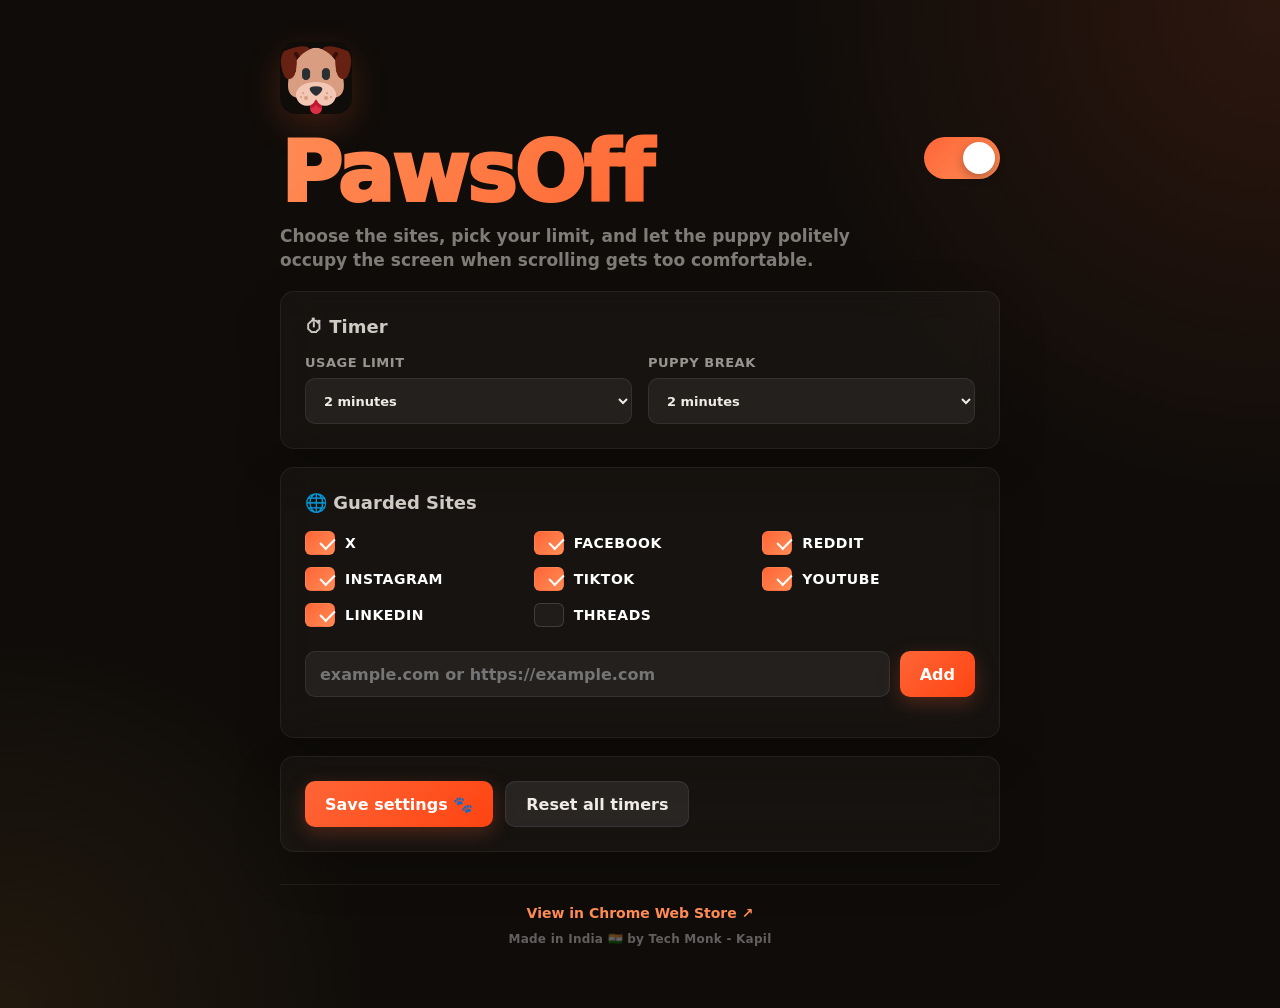
<file: options.html>
<!doctype html>
<html lang="en">

<head>
  <meta charset="utf-8" />
  <meta name="viewport" content="width=device-width, initial-scale=1" />
  <title>PawsOff Settings</title>
  <link rel="stylesheet" href="options.css" />
</head>

<body>
  <main class="shell">
    <section class="hero">
      <div>
        <img src="icons/icon128.png" alt="" class="logo" />
        <h1>PawsOff</h1>
        <p>Choose the sites, pick your limit, and let the puppy politely occupy the screen when scrolling gets too
          comfortable.</p>
      </div>
      <label class="switch">
        <input id="enabled" type="checkbox" />
        <span></span>
      </label>
    </section>

    <section class="panel">
      <h2>⏱ Timer</h2>
      <div class="grid">
        <label>
          Usage limit
          <select id="usage-limit">
            <option value="1">1 minute</option>
            <option value="2">2 minutes</option>
            <option value="5">5 minutes</option>
            <option value="10">10 minutes</option>
            <option value="15">15 minutes</option>
            <option value="20">20 minutes</option>
            <option value="30">30 minutes</option>
            <option value="45">45 minutes</option>
            <option value="60">60 minutes</option>
          </select>
        </label>
        <label>
          Puppy break
          <select id="break-time">
            <option value="1">1 minute</option>
            <option value="2">2 minutes</option>
            <option value="5">5 minutes</option>
            <option value="10">10 minutes</option>
          </select>
        </label>
      </div>
    </section>

    <section class="panel">
      <h2>🌐 Guarded Sites</h2>

      <div class="site-grid" id="site-grid">
        <!-- populated by JS -->
      </div>

      <form id="site-form" class="site-form">
        <input id="site-input" type="text" placeholder="example.com or https://example.com" autocomplete="off" />
        <button type="submit">Add</button>
      </form>
      <div id="site-list" class="site-list"></div>
    </section>

    <section class="panel actions">
      <button id="save" type="button">Save settings 🐾</button>
      <button id="reset-usage" type="button" class="secondary">Reset all timers</button>
      <p id="save-state" aria-live="polite"></p>
    </section>
    <footer class="options-footer">
      <a class="options-footer-link"
        href="https://chromewebstore.google.com/detail/pawsoff/fndochdepjhdgjncaaenejjikecennlk" target="_blank">View in Chrome Web Store ↗</a>
      <p class="options-author">Made in India 🇮🇳 by Tech Monk - Kapil</p>
    </footer>
  </main>
  <script src="options.js"></script>
</body>

</html>
</file>
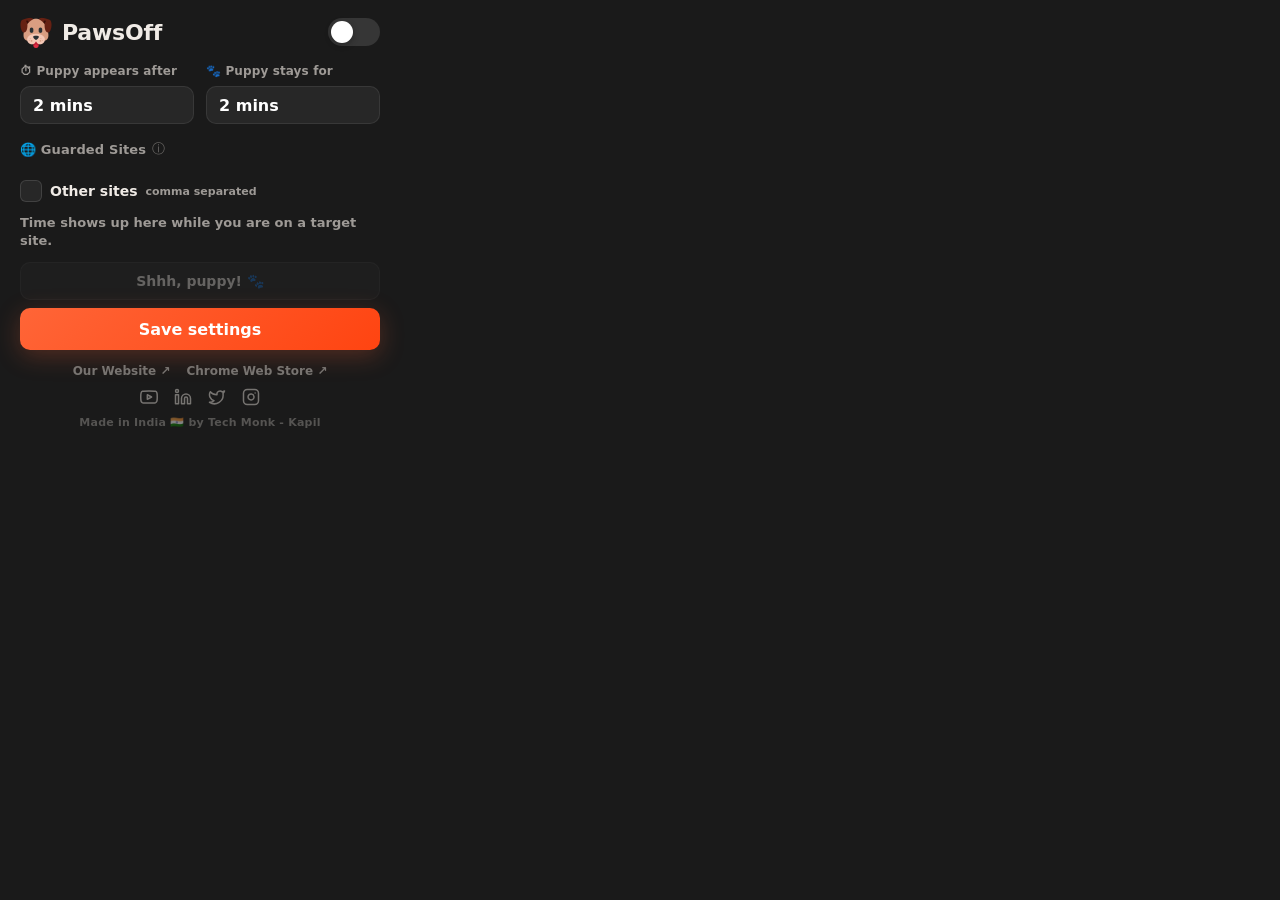
<file: popup.html>
<!doctype html>
<html lang="en">

<head>
  <meta charset="utf-8" />
  <meta name="viewport" content="width=device-width, initial-scale=1" />
  <title>PawsOff</title>
  <link rel="stylesheet" href="popup.css" />
</head>

<body>
  <main class="popup">
    <header class="header">
      <img src="icons/icon128.png" alt="" class="logo" />
      <h1>PawsOff</h1>
      <label class="switch">
        <input id="enabled" type="checkbox" />
        <span></span>
      </label>
    </header>

    <!-- Timer row -->
    <div class="timer-row">
      <label class="timer-field">
        <span class="timer-label">⏱ Puppy appears after</span>
        <select id="usage-limit">
          <option value="1">1 min</option>
          <option value="2" selected>2 mins</option>
          <option value="5">5 mins</option>
          <option value="10">10 mins</option>
          <option value="15">15 mins</option>
          <option value="20">20 mins</option>
          <option value="30">30 mins</option>
          <option value="45">45 mins</option>
          <option value="60">60 mins</option>
        </select>
      </label>
      <label class="timer-field">
        <span class="timer-label">🐾 Puppy stays for</span>
        <select id="break-time">
          <option value="1">1 min</option>
          <option value="2" selected>2 mins</option>
          <option value="5">5 mins</option>
          <option value="10">10 mins</option>
        </select>
      </label>
    </div>

    <!-- Target sites -->
    <section class="section">
      <div class="section-header">
        <span class="section-title">🌐 Guarded Sites</span>
        <span class="info-icon"
          title="Check the sites you want PawsOff to guard. When you spend too long on them, the puppy takes over.">ⓘ</span>
      </div>
      <div class="site-grid" id="site-grid">
        <!-- populated by JS -->
      </div>

      <label class="check other-sites-check">
        <input id="other-sites-toggle" type="checkbox" />
        <span>Other sites</span>
        <span class="help-inline">comma separated</span>
      </label>
      <textarea id="other-sites" class="other-textarea" spellcheck="false"
        placeholder="example.com, news.com, sports.com" style="display:none;"></textarea>
    </section>

    <!-- Usage -->
    <section class="section usage-section">
      <p id="usage-info" class="usage-text">Time shows up here while you are on a target site.</p>
    </section>

    <!-- Actions -->
    <button id="shoo-btn" type="button" class="shoo-btn" disabled>Shhh, puppy! 🐾</button>
    <button id="save" type="button" class="save-btn">Save settings</button>

    <footer class="footer">
      <div style="display: flex; gap: 16px;">
        <a class="footer-link" href="https://kapilraghuwanshi.github.io/paws-off-screen-gatekeeper/index.html"
          target="_blank">Our Website ↗</a>
        <a class="footer-link" href="https://chromewebstore.google.com/detail/pawsoff/fndochdepjhdgjncaaenejjikecennlk"
          target="_blank">Chrome Web Store ↗</a>
      </div>
      <div class="footer-social">
        <a href="https://www.youtube.com/@TechMonkKapil" target="_blank" rel="noopener" title="YouTube">
          <svg viewBox="0 0 24 24" width="18" height="18" stroke="currentColor" stroke-width="2" fill="none"
            stroke-linecap="round" stroke-linejoin="round">
            <path
              d="M22.54 6.42a2.78 2.78 0 0 0-1.94-2C18.88 4 12 4 12 4s-6.88 0-8.6.42a2.78 2.78 0 0 0-1.94 2C1 8.17 1 12 1 12s0 3.83.46 5.58a2.78 2.78 0 0 0 1.94 2C5.12 20 12 20 12 20s6.88 0 8.6-.42a2.78 2.78 0 0 0 1.94-2C23 15.83 23 12 23 12s0-3.83-.46-5.58z">
            </path>
            <polygon points="9.75 15.02 15.5 12 9.75 8.98 9.75 15.02"></polygon>
          </svg>
        </a>
        <a href="https://www.linkedin.com/in/kapilraghuwanshi/" target="_blank" rel="noopener" title="LinkedIn">
          <svg viewBox="0 0 24 24" width="18" height="18" stroke="currentColor" stroke-width="2" fill="none"
            stroke-linecap="round" stroke-linejoin="round">
            <path d="M16 8a6 6 0 0 1 6 6v7h-4v-7a2 2 0 0 0-2-2 2 2 0 0 0-2 2v7h-4v-7a6 6 0 0 1 6-6z"></path>
            <rect x="2" y="9" width="4" height="12"></rect>
            <circle cx="4" cy="4" r="2"></circle>
          </svg>
        </a>
        <a href="https://x.com/techygeeeky" target="_blank" rel="noopener" title="Twitter">
          <svg viewBox="0 0 24 24" width="18" height="18" stroke="currentColor" stroke-width="2" fill="none"
            stroke-linecap="round" stroke-linejoin="round">
            <path
              d="M22 4s-.7 2.1-2 3.4c1.6 10-9.4 17.3-18 11.6 2.2.1 4.4-.6 6-2C3 15.5.5 9.6 3 5c2.2 2.6 5.6 4.1 9 4-.9-4.2 4-6.6 7-3.8 1.1 0 3-1.2 3-1.2z">
            </path>
          </svg>
        </a>
        <a href="https://www.instagram.com/techygeeeky/" target="_blank" rel="noopener" title="Instagram">
          <svg viewBox="0 0 24 24" width="18" height="18" stroke="currentColor" stroke-width="2" fill="none"
            stroke-linecap="round" stroke-linejoin="round">
            <rect x="2" y="2" width="20" height="20" rx="5" ry="5"></rect>
            <path d="M16 11.37A4 4 0 1 1 12.63 8 4 4 0 0 1 16 11.37z"></path>
            <line x1="17.5" y1="6.5" x2="17.51" y2="6.5"></line>
          </svg>
        </a>
      </div>
    </footer>
    <p class="author">Made in India 🇮🇳 by Tech Monk - Kapil</p>
  </main>
  <script src="popup.js"></script>
</body>

</html>
</file>
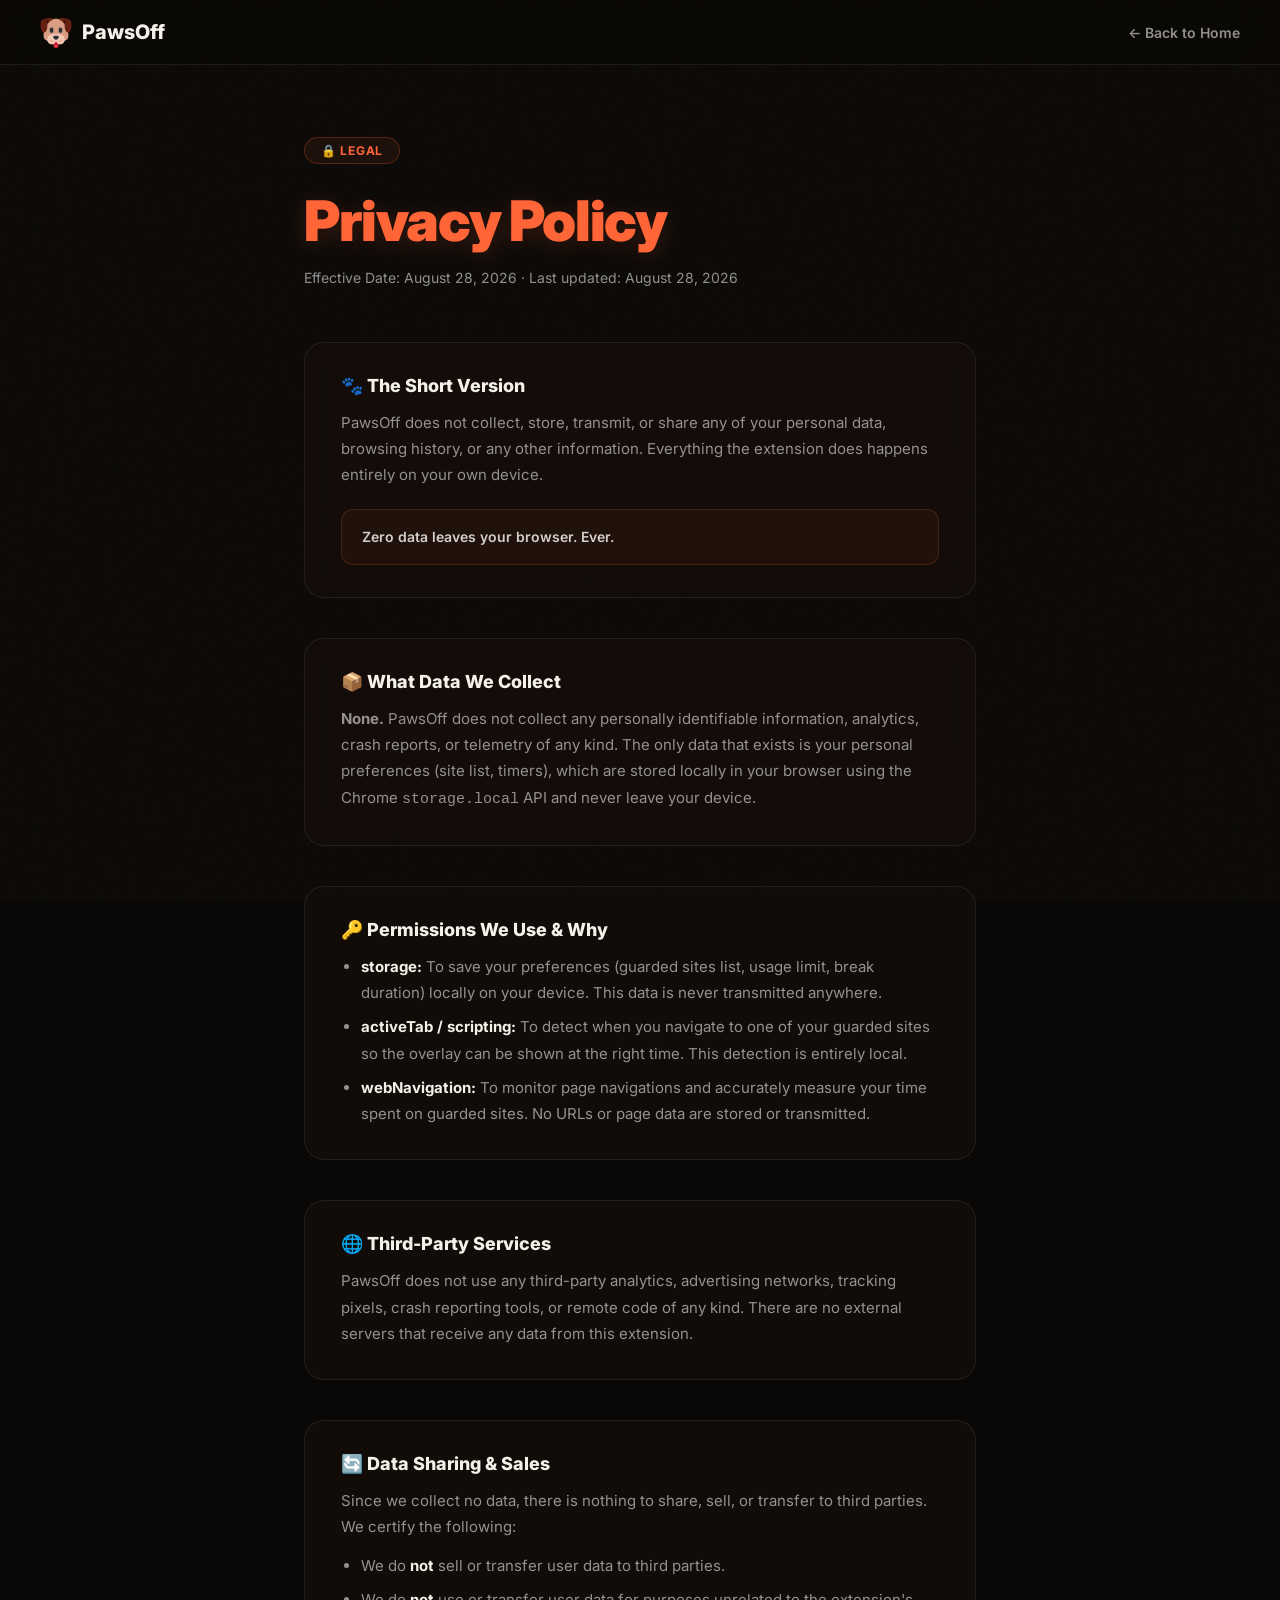
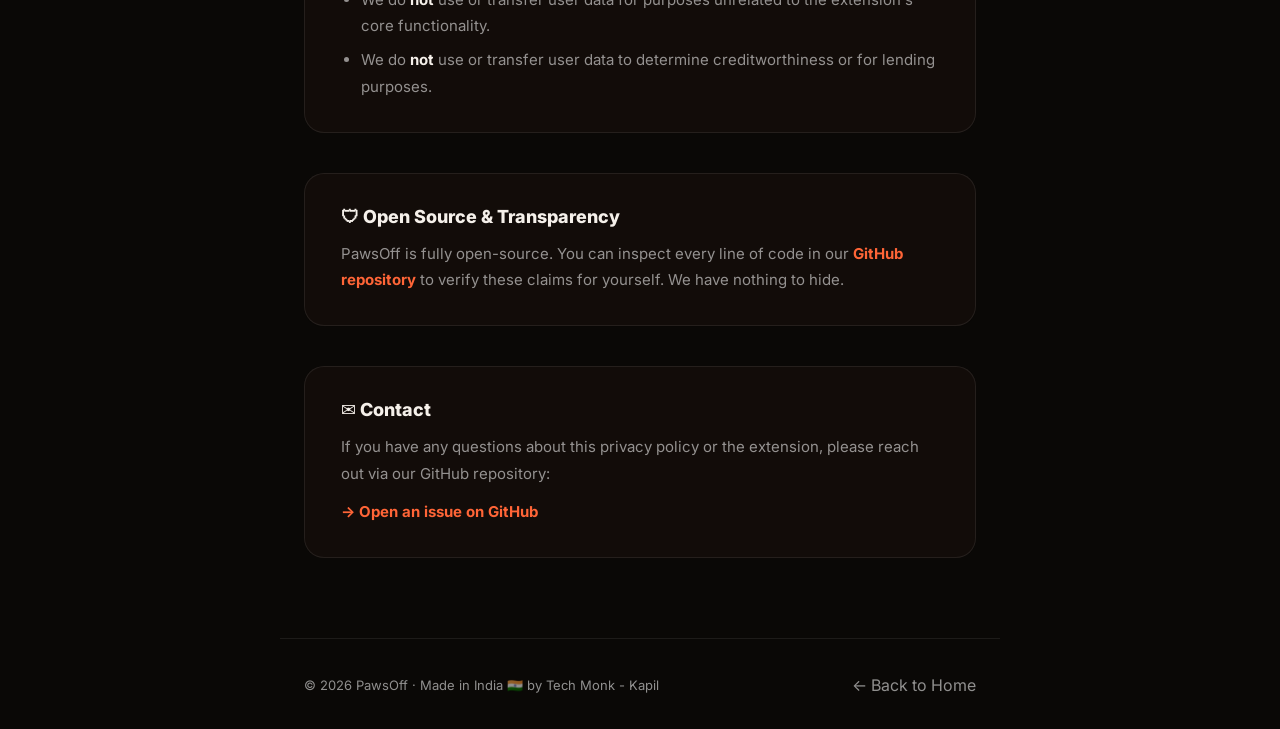
<file: docs/privacy.html>
<!doctype html>
<html lang="en">
<head>
  <meta charset="utf-8" />
  <meta name="viewport" content="width=device-width, initial-scale=1" />
  <title>Privacy Policy — PawsOff Chrome Extension</title>
  <meta name="description" content="PawsOff Privacy Policy. PawsOff does not collect, store, or transmit any personal data or browsing history." />
  <link rel="icon" href="icons/icon128.png" type="image/png" />
  <link rel="preconnect" href="https://fonts.googleapis.com" />
  <link rel="preconnect" href="https://fonts.gstatic.com" crossorigin />
  <link href="https://fonts.googleapis.com/css2?family=Inter:wght@400;500;600;700;800;900&display=swap" rel="stylesheet" />
  <style>
    *, *::before, *::after { box-sizing: border-box; margin: 0; padding: 0; }

    :root {
      --bg:      #0a0806;
      --surface: rgba(20, 14, 10, 0.92);
      --border:  rgba(255,255,255,0.08);
      --orange:  #FF6537;
      --text:    #f5f0ea;
      --muted:   rgba(255,255,255,0.55);
    }

    body {
      font-family: 'Inter', ui-sans-serif, system-ui, sans-serif;
      background: var(--bg);
      color: var(--text);
      min-height: 100vh;
    }

    body::before {
      content: '';
      position: fixed;
      inset: 0;
      z-index: 0;
      pointer-events: none;
      opacity: 0.04;
      background-image: url("data:image/svg+xml,%3Csvg xmlns='http://www.w3.org/2000/svg' width='300' height='300'%3E%3Cfilter id='n'%3E%3CfeTurbulence type='fractalNoise' baseFrequency='0.9' numOctaves='4' stitchTiles='stitch'/%3E%3C/filter%3E%3Crect width='300' height='300' filter='url(%23n)' opacity='1'/%3E%3C/svg%3E");
    }

    nav {
      position: sticky;
      top: 0;
      z-index: 100;
      display: flex;
      align-items: center;
      justify-content: space-between;
      padding: 16px 40px;
      background: rgba(10, 8, 6, 0.8);
      backdrop-filter: blur(20px);
      -webkit-backdrop-filter: blur(20px);
      border-bottom: 1px solid var(--border);
    }

    .nav-logo {
      display: flex;
      align-items: center;
      gap: 10px;
      font-size: 20px;
      font-weight: 800;
      color: var(--text);
      text-decoration: none;
    }

    .nav-logo img { width: 32px; border-radius: 8px; }

    .btn-back {
      display: inline-flex;
      align-items: center;
      gap: 6px;
      font-size: 14px;
      font-weight: 600;
      color: var(--muted);
      text-decoration: none;
      transition: color 0.2s;
    }
    .btn-back:hover { color: var(--text); }

    .page-wrap {
      position: relative;
      z-index: 1;
      max-width: 720px;
      margin: 0 auto;
      padding: 72px 24px 80px;
    }

    .page-badge {
      display: inline-flex;
      align-items: center;
      gap: 8px;
      padding: 5px 16px;
      border-radius: 999px;
      border: 1px solid rgba(255,101,55,0.25);
      background: rgba(255,101,55,0.07);
      color: var(--orange);
      font-size: 12px;
      font-weight: 700;
      letter-spacing: 0.06em;
      text-transform: uppercase;
      margin-bottom: 28px;
    }

    h1 {
      font-size: clamp(34px, 6vw, 56px);
      font-weight: 900;
      letter-spacing: -0.025em;
      line-height: 1.05;
      color: var(--orange);
      text-shadow: 0 4px 24px rgba(255,101,55,0.2);
    }

    .effective-date {
      margin-top: 18px;
      font-size: 14px;
      color: var(--muted);
    }

    .content {
      margin-top: 56px;
      display: flex;
      flex-direction: column;
      gap: 40px;
    }

    .section-block {
      padding: 32px 36px;
      border-radius: 20px;
      background: var(--surface);
      border: 1px solid var(--border);
      backdrop-filter: blur(12px);
    }

    .section-block h2 {
      font-size: 18px;
      font-weight: 800;
      margin-bottom: 14px;
      display: flex;
      align-items: center;
      gap: 10px;
    }

    .section-block p,
    .section-block li {
      font-size: 15px;
      color: var(--muted);
      line-height: 1.75;
    }

    .section-block ul {
      padding-left: 20px;
      display: flex;
      flex-direction: column;
      gap: 8px;
      margin-top: 12px;
    }

    .section-block li strong {
      color: var(--text);
      font-weight: 700;
    }

    .highlight-box {
      margin-top: 20px;
      padding: 16px 20px;
      border-radius: 12px;
      background: rgba(255,101,55,0.06);
      border: 1px solid rgba(255,101,55,0.18);
      color: rgba(255,255,255,0.8);
      font-size: 14px;
      font-weight: 600;
      line-height: 1.6;
    }

    .contact-link {
      color: var(--orange);
      font-weight: 700;
      text-decoration: none;
    }
    .contact-link:hover { text-decoration: underline; }

    footer {
      position: relative;
      z-index: 1;
      padding: 36px 24px;
      border-top: 1px solid var(--border);
      display: flex;
      align-items: center;
      justify-content: space-between;
      flex-wrap: wrap;
      gap: 12px;
      max-width: 720px;
      margin: 0 auto;
    }

    footer p { font-size: 13px; color: var(--muted); }
    footer a { color: var(--muted); text-decoration: none; transition: color 0.2s; }
    footer a:hover { color: var(--text); }
  </style>
</head>

<body>

  <nav>
    <a class="nav-logo" href="index.html">
      <img src="icons/icon128.png" alt="PawsOff" />
      PawsOff
    </a>
    <a class="btn-back" href="index.html">← Back to Home</a>
  </nav>

  <div class="page-wrap">
    <div class="page-badge">🔒 Legal</div>
    <h1>Privacy Policy</h1>
    <p class="effective-date">Effective Date: August 28, 2026 · Last updated: August 28, 2026</p>

    <div class="content">

      <div class="section-block">
        <h2>🐾 The Short Version</h2>
        <p>PawsOff does not collect, store, transmit, or share any of your personal data, browsing history, or any other information. Everything the extension does happens entirely on your own device.</p>
        <div class="highlight-box">
          Zero data leaves your browser. Ever.
        </div>
      </div>

      <div class="section-block">
        <h2>📦 What Data We Collect</h2>
        <p><strong>None.</strong> PawsOff does not collect any personally identifiable information, analytics, crash reports, or telemetry of any kind. The only data that exists is your personal preferences (site list, timers), which are stored locally in your browser using the Chrome <code>storage.local</code> API and never leave your device.</p>
      </div>

      <div class="section-block">
        <h2>🔑 Permissions We Use &amp; Why</h2>
        <ul>
          <li><strong>storage:</strong> To save your preferences (guarded sites list, usage limit, break duration) locally on your device. This data is never transmitted anywhere.</li>
          <li><strong>activeTab / scripting:</strong> To detect when you navigate to one of your guarded sites so the overlay can be shown at the right time. This detection is entirely local.</li>
          <li><strong>webNavigation:</strong> To monitor page navigations and accurately measure your time spent on guarded sites. No URLs or page data are stored or transmitted.</li>
        </ul>
      </div>

      <div class="section-block">
        <h2>🌐 Third-Party Services</h2>
        <p>PawsOff does not use any third-party analytics, advertising networks, tracking pixels, crash reporting tools, or remote code of any kind. There are no external servers that receive any data from this extension.</p>
      </div>

      <div class="section-block">
        <h2>🔄 Data Sharing &amp; Sales</h2>
        <p>Since we collect no data, there is nothing to share, sell, or transfer to third parties. We certify the following:</p>
        <ul>
          <li>We do <strong>not</strong> sell or transfer user data to third parties.</li>
          <li>We do <strong>not</strong> use or transfer user data for purposes unrelated to the extension's core functionality.</li>
          <li>We do <strong>not</strong> use or transfer user data to determine creditworthiness or for lending purposes.</li>
        </ul>
      </div>

      <div class="section-block">
        <h2>🛡 Open Source &amp; Transparency</h2>
        <p>PawsOff is fully open-source. You can inspect every line of code in our <a class="contact-link" href="https://github.com/kapilraghuwanshi/paws-off-screen-gatekeeper" target="_blank" rel="noopener">GitHub repository</a> to verify these claims for yourself. We have nothing to hide.</p>
      </div>

      <div class="section-block">
        <h2>✉️ Contact</h2>
        <p>If you have any questions about this privacy policy or the extension, please reach out via our GitHub repository:</p>
        <p style="margin-top: 12px;">
          <a class="contact-link" href="https://github.com/kapilraghuwanshi/paws-off-screen-gatekeeper/issues" target="_blank" rel="noopener">
            → Open an issue on GitHub
          </a>
        </p>
      </div>

    </div>
  </div>

  <footer>
    <p>© 2026 PawsOff · Made in India 🇮🇳 by Tech Monk - Kapil</p>
    <a href="index.html">← Back to Home</a>
  </footer>

</body>
</html>
</file>
<file: options.css>
:root {
  color-scheme: dark;
  font-family:
    Inter, ui-sans-serif, system-ui, -apple-system, BlinkMacSystemFont, "Segoe UI",
    sans-serif;
  background: #0f0c09;
}

* {
  box-sizing: border-box;
}

body {
  min-width: 640px;
  margin: 0;
  color: #f0ebe5;
  background:
    radial-gradient(circle at top right, rgba(255, 101, 55, 0.12), transparent 32rem),
    radial-gradient(circle at bottom left, rgba(255, 180, 80, 0.08), transparent 24rem),
    #0f0c09;
}

button,
input,
select {
  font: inherit;
}

button {
  border: 0;
  border-radius: 10px;
  cursor: pointer;
  font-weight: 850;
}

.shell {
  width: min(720px, calc(100% - 32px));
  margin: 0 auto;
  padding: 42px 0 60px;
}

.hero {
  display: flex;
  align-items: center;
  justify-content: space-between;
  gap: 28px;
  min-height: 220px;
}

.logo {
  width: 72px;
  height: 72px;
  border-radius: 16px;
  box-shadow: 0 12px 36px rgba(255, 101, 55, 0.2);
}

h1 {
  margin: 16px 0 10px;
  font-size: clamp(44px, 8vw, 84px);
  line-height: 0.95;
  letter-spacing: -0.03em;
  font-weight: 950;
  background: linear-gradient(135deg, #ff8c55, #ff5522);
  -webkit-background-clip: text;
  -webkit-text-fill-color: transparent;
  background-clip: text;
}

h2 {
  margin: 0 0 18px;
  font-size: 18px;
  color: rgba(240, 235, 229, 0.85);
}

p {
  max-width: 640px;
  margin: 0;
  color: rgba(240, 235, 229, 0.5);
  font-size: 17px;
  font-weight: 650;
  line-height: 1.45;
}

.switch {
  flex: 0 0 auto;
  cursor: pointer;
}

.switch input {
  position: absolute;
  opacity: 0;
}

.switch span {
  display: block;
  position: relative;
  width: 76px;
  height: 42px;
  border-radius: 999px;
  background: rgba(255, 255, 255, 0.12);
  transition: background 0.25s ease;
}

.switch span::after {
  position: absolute;
  top: 5px;
  left: 5px;
  width: 32px;
  height: 32px;
  border-radius: 999px;
  background: #ffffff;
  box-shadow: 0 4px 12px rgba(0, 0, 0, 0.3);
  content: "";
  transition: translate 0.25s ease;
}

.switch input:checked + span {
  background: linear-gradient(135deg, #ff6537, #ff8c55);
}

.switch input:checked + span::after {
  translate: 34px 0;
}

.panel {
  margin-top: 18px;
  padding: 24px;
  border: 1px solid rgba(255, 255, 255, 0.06);
  border-radius: 14px;
  background: rgba(255, 255, 255, 0.03);
  box-shadow: 0 16px 50px rgba(0, 0, 0, 0.15);
  backdrop-filter: blur(16px);
}

.grid {
  display: grid;
  grid-template-columns: repeat(2, minmax(0, 1fr));
  gap: 16px;
}

label {
  display: grid;
  gap: 8px;
  color: rgba(240, 235, 229, 0.6);
  font-size: 13px;
  font-weight: 850;
  text-transform: uppercase;
  letter-spacing: 0.04em;
}

select,
input {
  width: 100%;
  min-height: 46px;
  border: 1px solid rgba(255, 255, 255, 0.08);
  border-radius: 10px;
  padding: 0 14px;
  color: #f0ebe5;
  background: rgba(255, 255, 255, 0.06);
  font-weight: 700;
  outline: none;
  transition: border-color 0.2s, box-shadow 0.2s;
}

select:focus,
input:focus {
  border-color: #ff6537;
  box-shadow: 0 0 0 3px rgba(255, 101, 55, 0.18);
}

select option {
  background: #1a1410;
  color: #f0ebe5;
}

.site-form {
  display: grid;
  grid-template-columns: minmax(0, 1fr) auto;
  gap: 10px;
}

.site-form button,
.actions button {
  min-height: 46px;
  padding: 0 20px;
  color: #ffffff;
  background: linear-gradient(135deg, #ff6537, #ff4411);
  box-shadow: 0 6px 20px rgba(255, 101, 55, 0.25);
  transition: all 0.2s;
}

.site-form button:hover,
.actions button:hover {
  box-shadow: 0 8px 28px rgba(255, 101, 55, 0.4);
  transform: translateY(-1px);
}

.site-list {
  display: flex;
  flex-wrap: wrap;
  gap: 10px;
  margin-top: 16px;
}

.site-pill {
  display: inline-flex;
  align-items: center;
  gap: 8px;
  min-height: 38px;
  padding: 0 10px 0 14px;
  border: 1px solid rgba(255, 255, 255, 0.1);
  border-radius: 999px;
  background: rgba(255, 255, 255, 0.06);
  color: #f0ebe5;
  font-size: 14px;
  font-weight: 800;
}

.site-pill button {
  display: grid;
  place-items: center;
  width: 26px;
  height: 26px;
  border-radius: 999px;
  color: #fff;
  background: rgba(255, 80, 40, 0.6);
  line-height: 1;
  font-size: 15px;
  min-height: auto;
  padding: 0;
  box-shadow: none;
}

.site-pill button:hover {
  background: rgba(255, 80, 40, 0.9);
  transform: none;
  box-shadow: none;
}

.actions {
  display: flex;
  align-items: center;
  gap: 12px;
}

.actions .secondary {
  color: #f0ebe5;
  background: rgba(255, 255, 255, 0.08);
  border: 1px solid rgba(255, 255, 255, 0.08);
  box-shadow: none;
}

.actions .secondary:hover {
  background: rgba(255, 255, 255, 0.14);
  box-shadow: none;
}

#save-state {
  min-height: 22px;
  color: #ff8c55;
  font-size: 14px;
}

/* Desktop-only — Chrome extension, no mobile needed */

/* ===== Site Grid (Checkboxes) ===== */
.site-grid {
  display: grid;
  grid-template-columns: repeat(3, 1fr);
  gap: 12px 16px;
  margin-bottom: 24px;
}

.site-check {
  display: flex;
  align-items: center;
  gap: 10px;
  cursor: pointer;
  user-select: none;
}

.site-check input[type="checkbox"] {
  -webkit-appearance: none;
  appearance: none;
  display: grid;
  place-items: center;
  width: 24px;
  height: 24px;
  min-width: 24px;
  min-height: auto;
  margin: 0;
  border-radius: 6px;
  background: rgba(255, 255, 255, 0.04);
  border: 1.5px solid rgba(255, 255, 255, 0.15);
  transition: all 0.15s;
  cursor: pointer;
}

.site-check input[type="checkbox"]:checked {
  background: linear-gradient(135deg, #ff6537, #ff8c55);
  border-color: transparent;
}

.site-check input[type="checkbox"]:checked::before {
  content: "";
  width: 12px;
  height: 7px;
  border-bottom: 2.5px solid #fff;
  border-left: 2.5px solid #fff;
  rotate: -45deg;
  translate: 0.5px -1.5px;
}

.site-check .site-name {
  font-size: 14px;
  font-weight: 600;
  color: #fff;
}

/* ===== Site form & chips ===== */
.options-footer {
  display: flex;
  flex-direction: column;
  align-items: center;
  justify-content: center;
  margin-top: 32px;
  padding-top: 20px;
  border-top: 1px solid rgba(255, 255, 255, 0.06);
}

.options-footer-link {
  color: #ff8c55;
  font-size: 14px;
  font-weight: 800;
  text-decoration: none;
  transition: color 0.2s;
}

.options-footer-link:hover {
  color: #ffab7a;
}

.options-author {
  margin: 10px 0 0;
  font-size: 12px;
  font-weight: 600;
  color: rgba(255, 255, 255, 0.35);
  letter-spacing: 0.02em;
}
</file>
<file: popup.css>
:root {
  color-scheme: dark;
  --bg: #1a1a1a;
  --card: #242424;
  --border: rgba(255, 255, 255, 0.08);
  --text: #f0ebe6;
  --text-muted: #9e9a96;
  --accent: #ff6537;
  --accent-hover: #ff7b52;
  --accent-glow: rgba(255, 101, 55, 0.25);
  --check-bg: rgba(255, 255, 255, 0.06);
  --check-border: rgba(255, 255, 255, 0.12);
  --radius: 10px;
  font-family:
    Inter, ui-sans-serif, system-ui, -apple-system, BlinkMacSystemFont, "Segoe UI",
    sans-serif;
}

* {
  box-sizing: border-box;
}

html, body {
  width: 400px;
  min-width: 400px;
  max-width: 400px;
  margin: 0;
}

body {
  color: var(--text);
  background: var(--bg);
}

button, input, textarea, select {
  font: inherit;
}

button {
  border: 0;
  cursor: pointer;
}

/* ===== Layout ===== */
.popup {
  padding: 16px 20px 16px;
}

/* ===== Header ===== */
.header {
  display: flex;
  align-items: center;
  justify-content: center;
  gap: 10px;
  margin-bottom: 16px;
}

.logo {
  width: 32px;
  height: 32px;
  border-radius: 8px;
}

h1 {
  margin: 0;
  font-size: 22px;
  font-weight: 900;
  letter-spacing: -0.01em;
  color: var(--text);
}

.switch {
  flex: 0 0 auto;
  cursor: pointer;
  margin-left: auto;
}

.switch input {
  position: absolute;
  opacity: 0;
}

.switch span {
  display: block;
  position: relative;
  width: 52px;
  height: 28px;
  border-radius: 999px;
  background: rgba(255, 255, 255, 0.12);
  transition: background 0.25s ease;
}

.switch span::after {
  position: absolute;
  top: 3px;
  left: 3px;
  width: 22px;
  height: 22px;
  border-radius: 999px;
  background: #ffffff;
  box-shadow: 0 2px 6px rgba(0, 0, 0, 0.3);
  content: "";
  transition: translate 0.25s ease;
}

.switch input:checked + span {
  background: linear-gradient(135deg, #ff6537, #ff8c55);
}

.switch input:checked + span::after {
  translate: 24px 0;
}

/* ===== Timer row ===== */
.timer-row {
  display: grid;
  grid-template-columns: 1fr 1fr;
  gap: 12px;
  margin-bottom: 16px;
}

.timer-field {
  display: flex;
  flex-direction: column;
  gap: 8px;
}

.timer-label {
  font-size: 12px;
  font-weight: 700;
  color: var(--text-muted);
  letter-spacing: 0.01em;
}

.timer-field input,
.timer-field select {
  width: 100%;
  height: 38px;
  padding: 0 12px;
  border: 1px solid var(--border);
  border-radius: var(--radius);
  color: #fff;
  background: var(--check-bg);
  font-size: 16px;
  font-weight: 800;
  outline: none;
  transition: border-color 0.2s, box-shadow 0.2s;
  cursor: pointer;
  appearance: none;
}

.timer-field input:focus,
.timer-field select:focus {
  border-color: var(--accent);
  box-shadow: 0 0 0 3px var(--accent-glow);
}

/* ===== Section ===== */
.section {
  margin-bottom: 12px;
}

.section-header {
  display: flex;
  align-items: center;
  gap: 6px;
  margin-bottom: 12px;
}

.section-title {
  font-size: 13px;
  font-weight: 800;
  color: var(--text-muted);
  letter-spacing: 0.01em;
}

.info-icon {
  font-size: 13px;
  color: var(--text-muted);
  cursor: help;
  opacity: 0.6;
}

/* ===== Site grid (checkboxes) ===== */
.site-grid {
  display: grid;
  grid-template-columns: repeat(3, 1fr);
  gap: 6px 10px;
}

/* Individual site checkbox */
.site-check {
  display: flex;
  align-items: center;
  gap: 8px;
  padding: 5px 0;
  cursor: pointer;
  user-select: none;
}

.site-check input[type="checkbox"] {
  appearance: none;
  display: grid;
  place-items: center;
  width: 22px;
  height: 22px;
  min-width: 22px;
  margin: 0;
  border-radius: 6px;
  background: var(--check-bg);
  border: 1.5px solid var(--check-border);
  transition: all 0.15s;
  cursor: pointer;
}

.site-check input[type="checkbox"]:checked {
  background: linear-gradient(135deg, #ff6537, #ff8c55);
  border-color: transparent;
}

.site-check input[type="checkbox"]:checked::before {
  content: "";
  width: 11px;
  height: 6px;
  border-bottom: 2.5px solid #fff;
  border-left: 2.5px solid #fff;
  rotate: -45deg;
  translate: 0.5px -1px;
}

.site-check .site-name {
  font-size: 14px;
  font-weight: 700;
  color: var(--text);
}

/* ===== Other sites ===== */
.other-sites-check {
  margin-top: 10px;
  margin-bottom: 0;
}

.check {
  display: flex;
  align-items: center;
  gap: 8px;
  cursor: pointer;
  user-select: none;
}

.check input[type="checkbox"] {
  appearance: none;
  display: grid;
  place-items: center;
  width: 22px;
  height: 22px;
  min-width: 22px;
  margin: 0;
  border-radius: 6px;
  background: var(--check-bg);
  border: 1.5px solid var(--check-border);
  transition: all 0.15s;
  cursor: pointer;
}

.check input[type="checkbox"]:checked {
  background: linear-gradient(135deg, #ff6537, #ff8c55);
  border-color: transparent;
}

.check input[type="checkbox"]:checked::before {
  content: "";
  width: 11px;
  height: 6px;
  border-bottom: 2.5px solid #fff;
  border-left: 2.5px solid #fff;
  rotate: -45deg;
  translate: 0.5px -1px;
}

.check span {
  font-size: 14px;
  font-weight: 700;
  color: var(--text);
}

.help-inline {
  color: var(--text-muted) !important;
  font-size: 11px !important;
  font-weight: 600 !important;
}

.other-textarea {
  width: 100%;
  min-height: 54px;
  max-height: 100px;
  margin-top: 8px;
  padding: 10px 14px;
  border: 1px solid var(--border);
  border-radius: var(--radius);
  color: #fff;
  background: var(--check-bg);
  font-family: ui-monospace, SFMono-Regular, Menlo, Consolas, monospace;
  font-size: 13px;
  font-weight: 600;
  line-height: 1.5;
  resize: vertical;
  outline: none;
  transition: border-color 0.2s, box-shadow 0.2s;
}

.other-textarea:focus {
  border-color: var(--accent);
  box-shadow: 0 0 0 3px var(--accent-glow);
}

/* ===== Usage ===== */
.usage-text {
  margin: 0;
  font-size: 13px;
  font-weight: 650;
  color: var(--text-muted);
  line-height: 1.4;
}

.usage-text strong {
  color: var(--text);
}

/* ===== Buttons ===== */
.shoo-btn {
  display: block;
  width: 100%;
  min-height: 38px;
  margin-bottom: 8px;
  border-radius: var(--radius);
  color: var(--text);
  background: var(--check-bg);
  border: 1px solid var(--border);
  font-size: 14px;
  font-weight: 800;
  transition: all 0.2s;
}

.shoo-btn:hover:not(:disabled) {
  background: rgba(255, 255, 255, 0.1);
  border-color: rgba(255, 255, 255, 0.15);
}

.shoo-btn:disabled {
  cursor: not-allowed;
  opacity: 0.35;
}

.save-btn {
  display: block;
  width: 100%;
  min-height: 42px;
  border-radius: var(--radius);
  color: #ffffff;
  background: linear-gradient(135deg, #ff6537, #ff4411);
  font-size: 16px;
  font-weight: 900;
  border: none;
  box-shadow: 0 6px 24px var(--accent-glow);
  transition: all 0.2s;
}

.save-btn:hover {
  box-shadow: 0 10px 32px rgba(255, 101, 55, 0.4);
  transform: translateY(-1px);
}

.save-btn:active {
  transform: translateY(0);
}

/* Save feedback */
.save-btn.saved {
  background: linear-gradient(135deg, #43b56b, #2d9e54);
  box-shadow: 0 6px 24px rgba(67, 181, 107, 0.25);
}

/* ===== Footer ===== */
.footer {
  display: flex;
  flex-direction: column;
  align-items: center;
  gap: 10px;
  margin-top: 14px;
}

.footer-social {
  display: flex;
  gap: 16px;
  align-items: center;
}

.footer-social a {
  color: var(--text-muted);
  transition: color 0.2s, transform 0.2s;
  display: flex;
  opacity: 0.7;
}

.footer-social a:hover {
  color: var(--text);
  opacity: 1;
  transform: translateY(-2px);
}

.footer-sep {
  color: var(--text-muted);
  font-size: 12px;
  opacity: 0.4;
}

.footer-link {
  color: var(--text-muted);
  font-size: 12px;
  font-weight: 700;
  text-decoration: none;
  opacity: 0.7;
  transition: opacity 0.2s;
}

.footer-link:hover {
  opacity: 1;
}

.author {
  margin: 10px 0 0;
  text-align: center;
  font-size: 11px;
  font-weight: 600;
  color: var(--text-muted);
  opacity: 0.45;
  letter-spacing: 0.02em;
}
</file>
